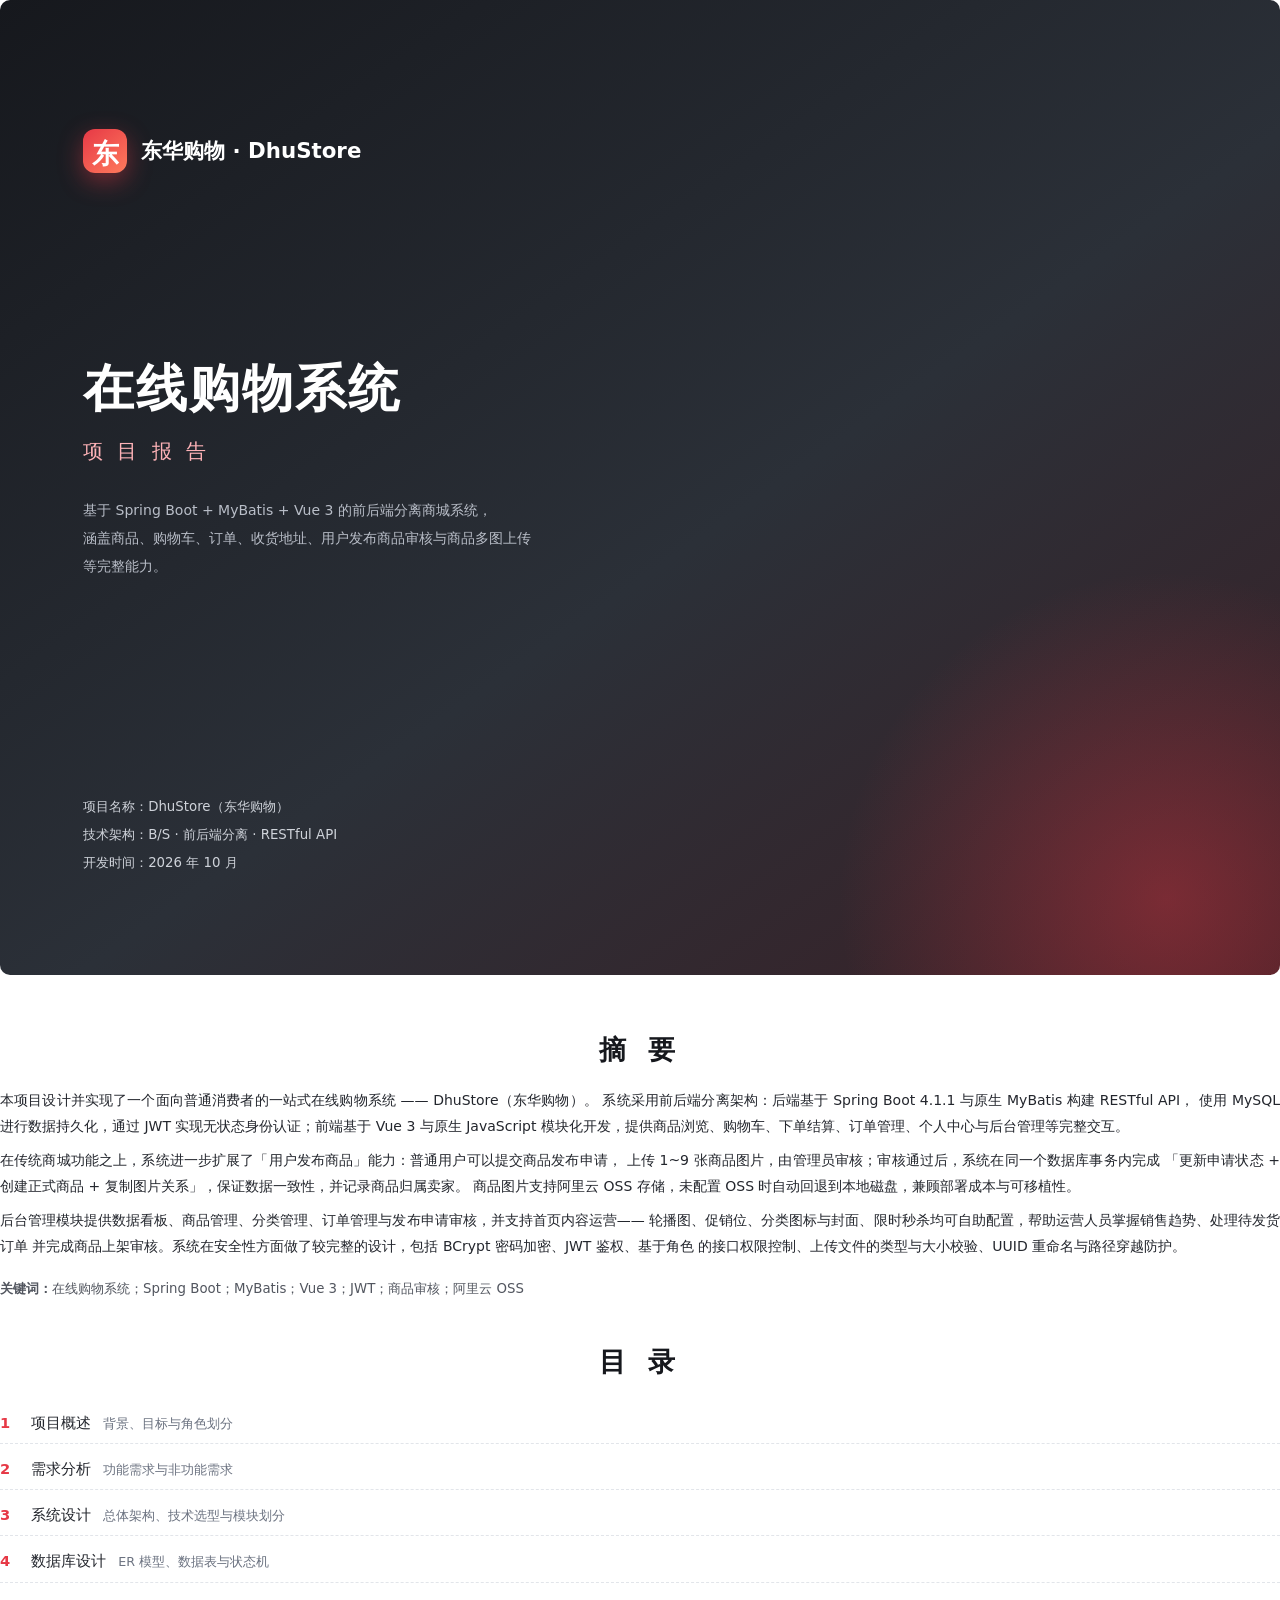
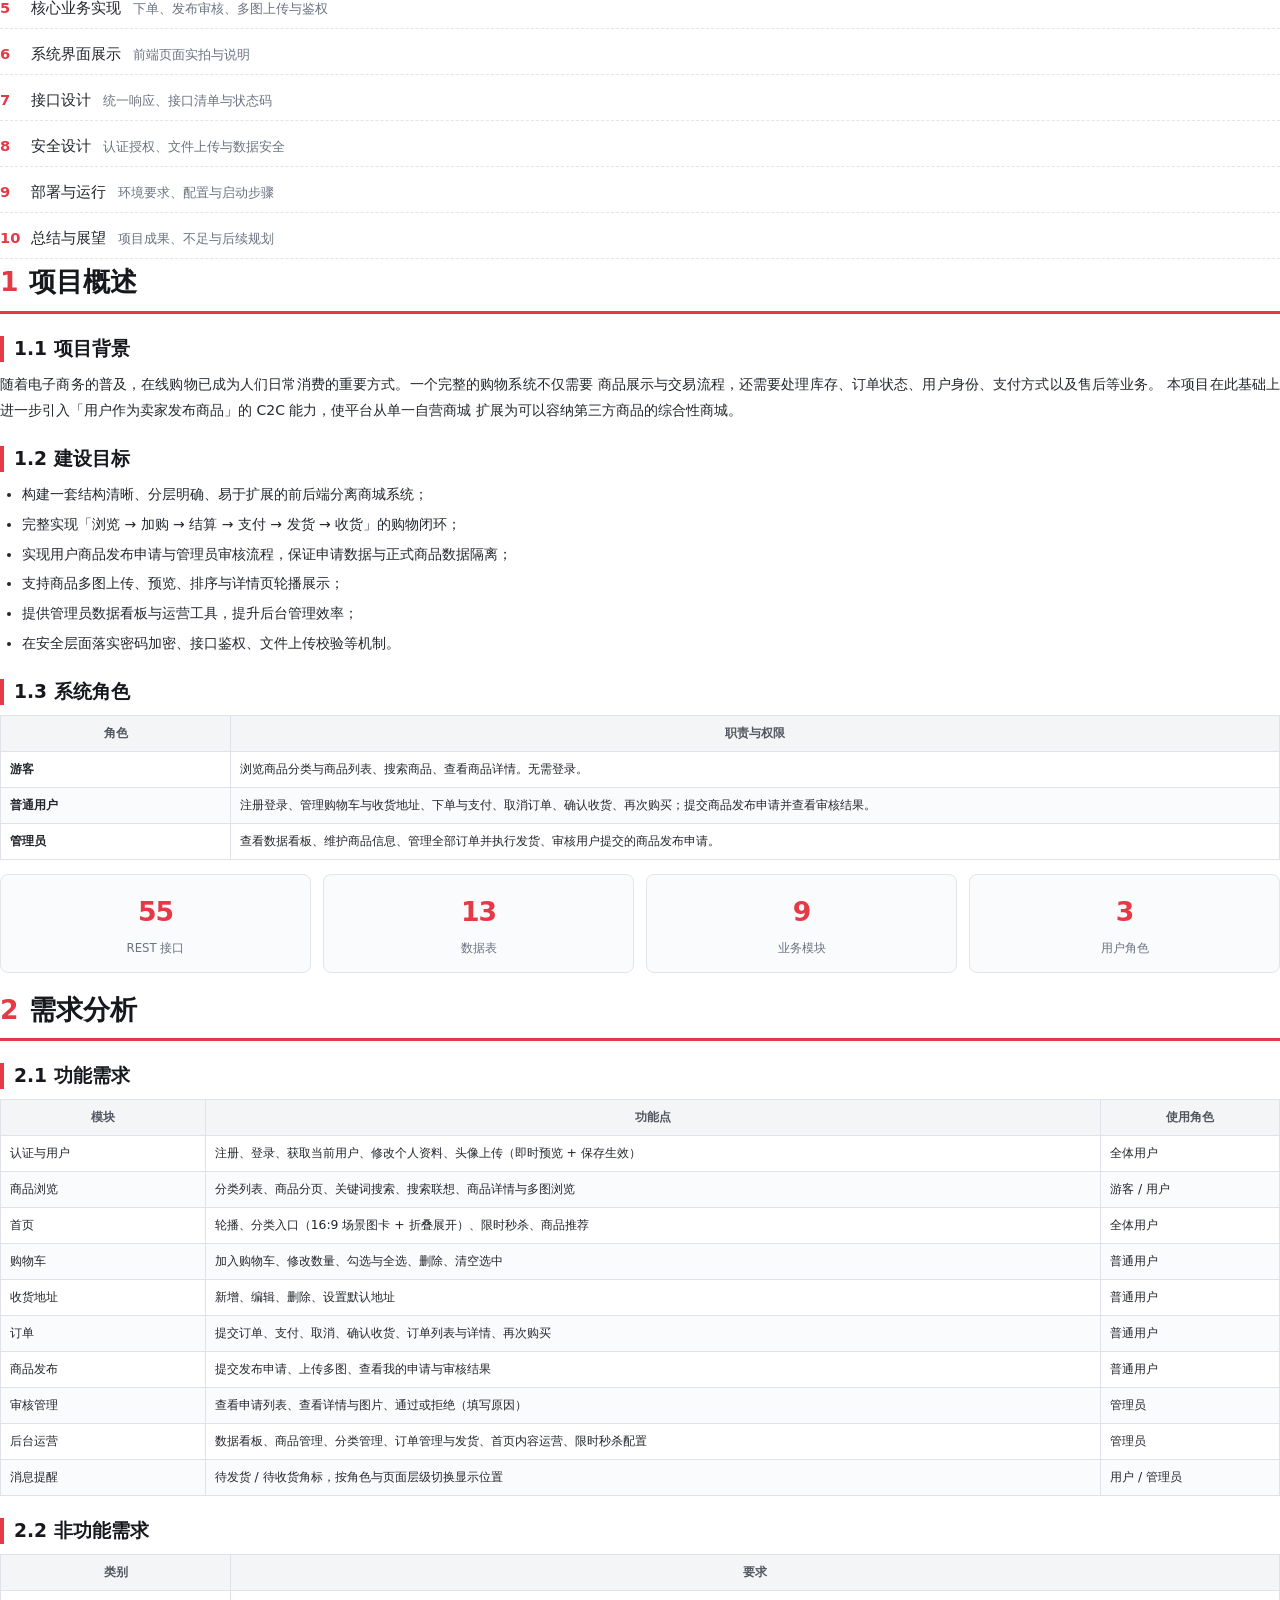
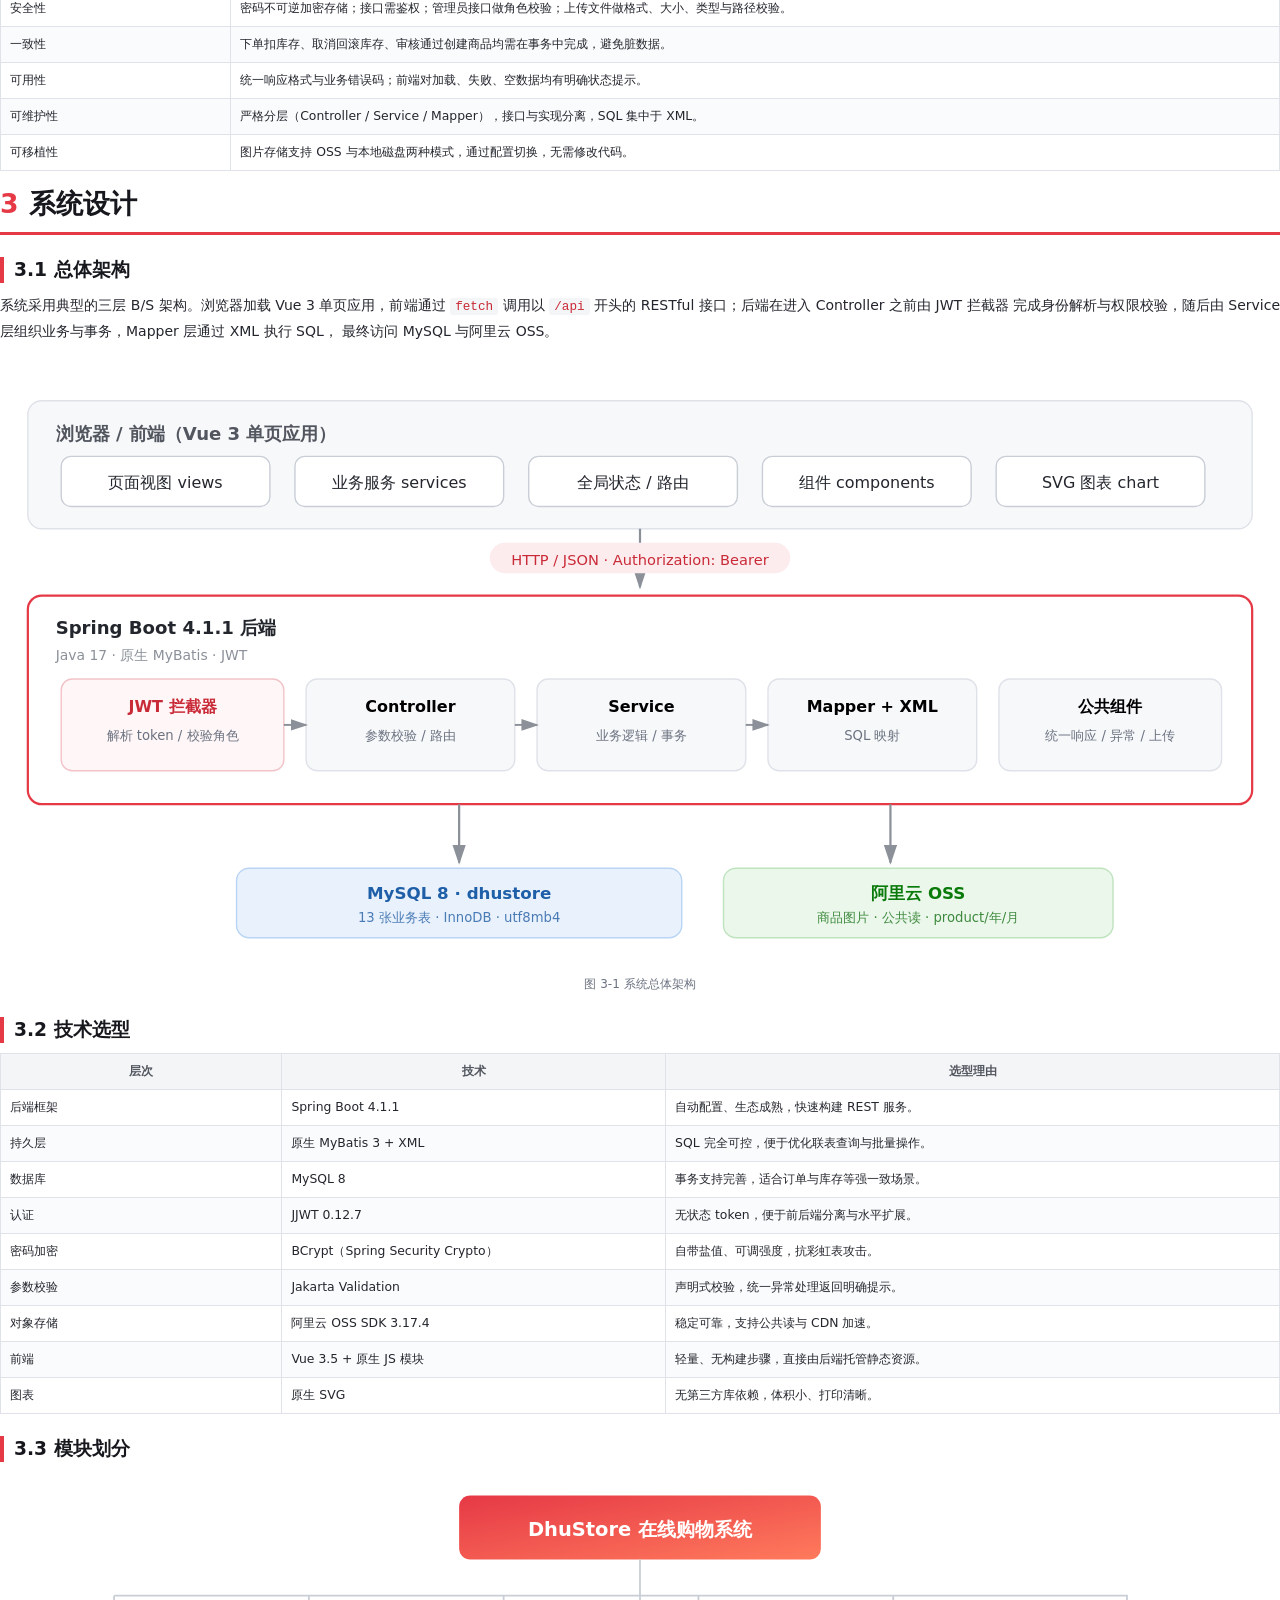
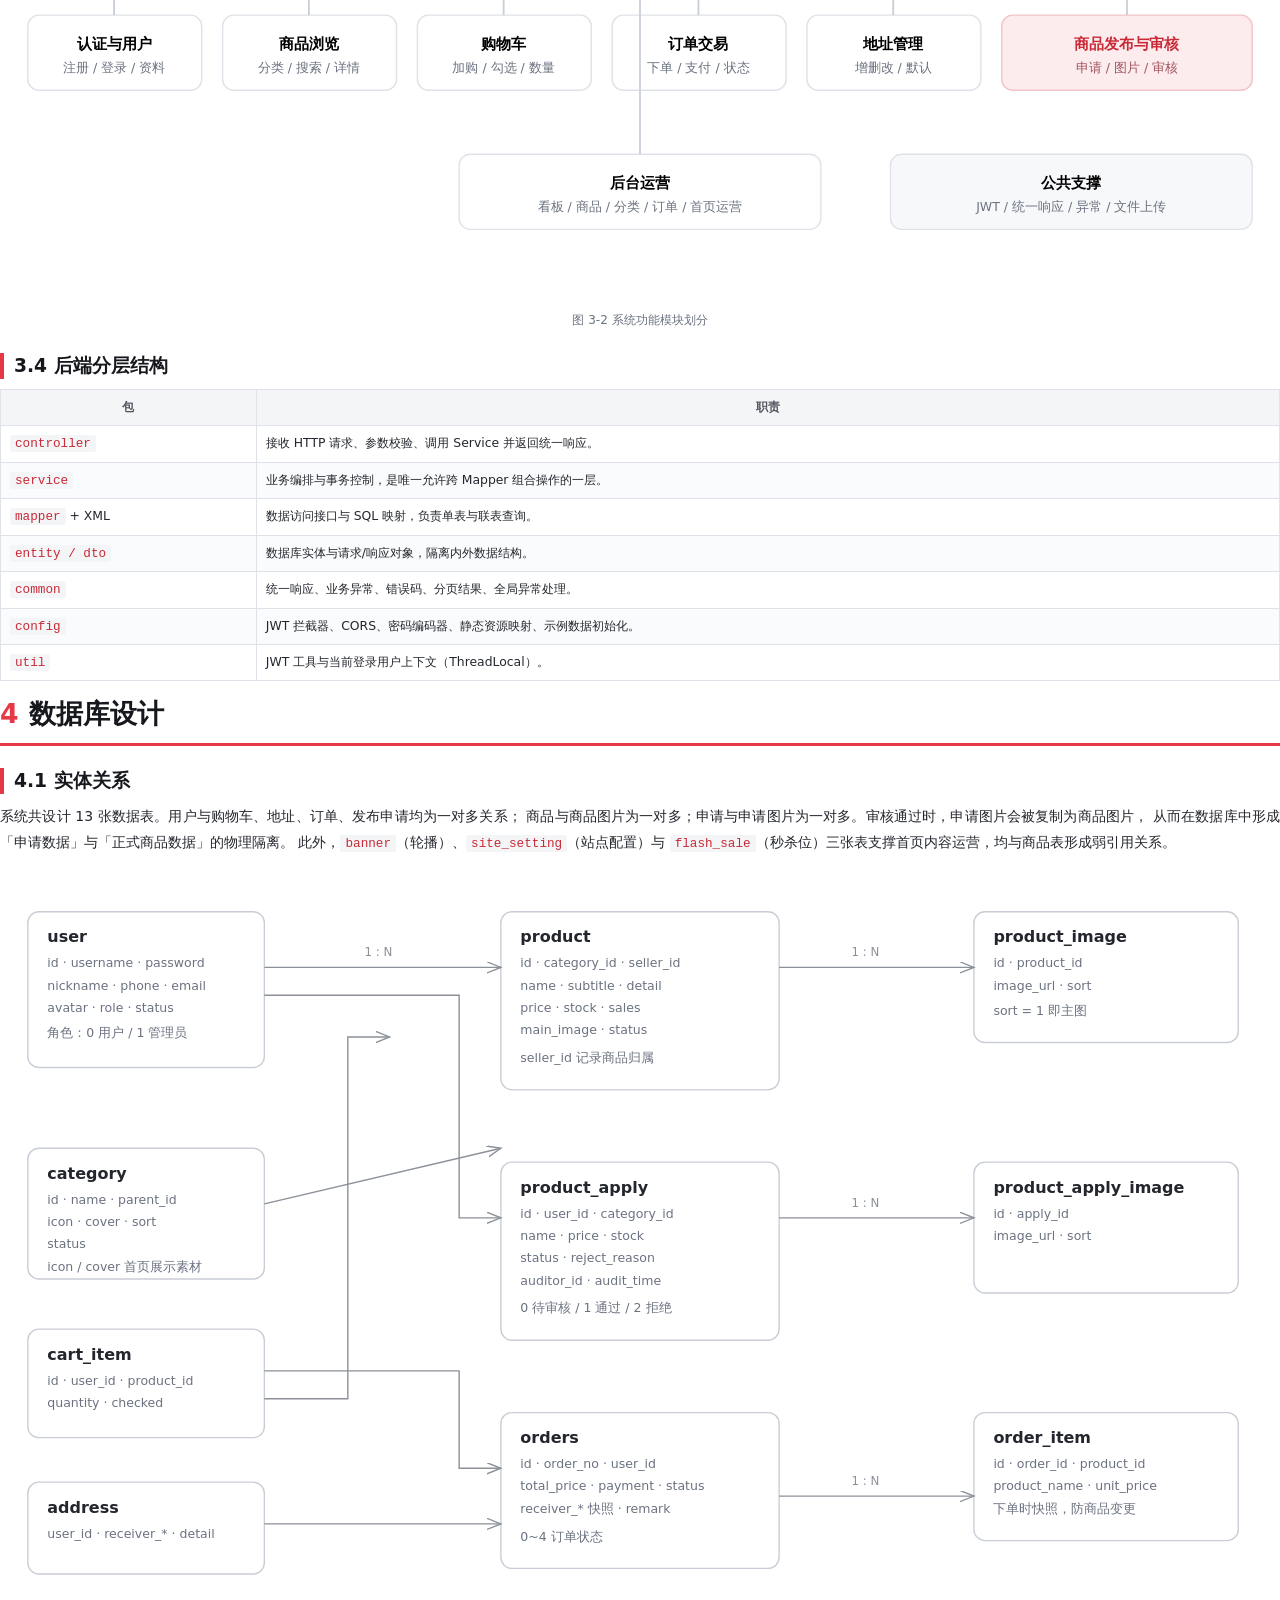
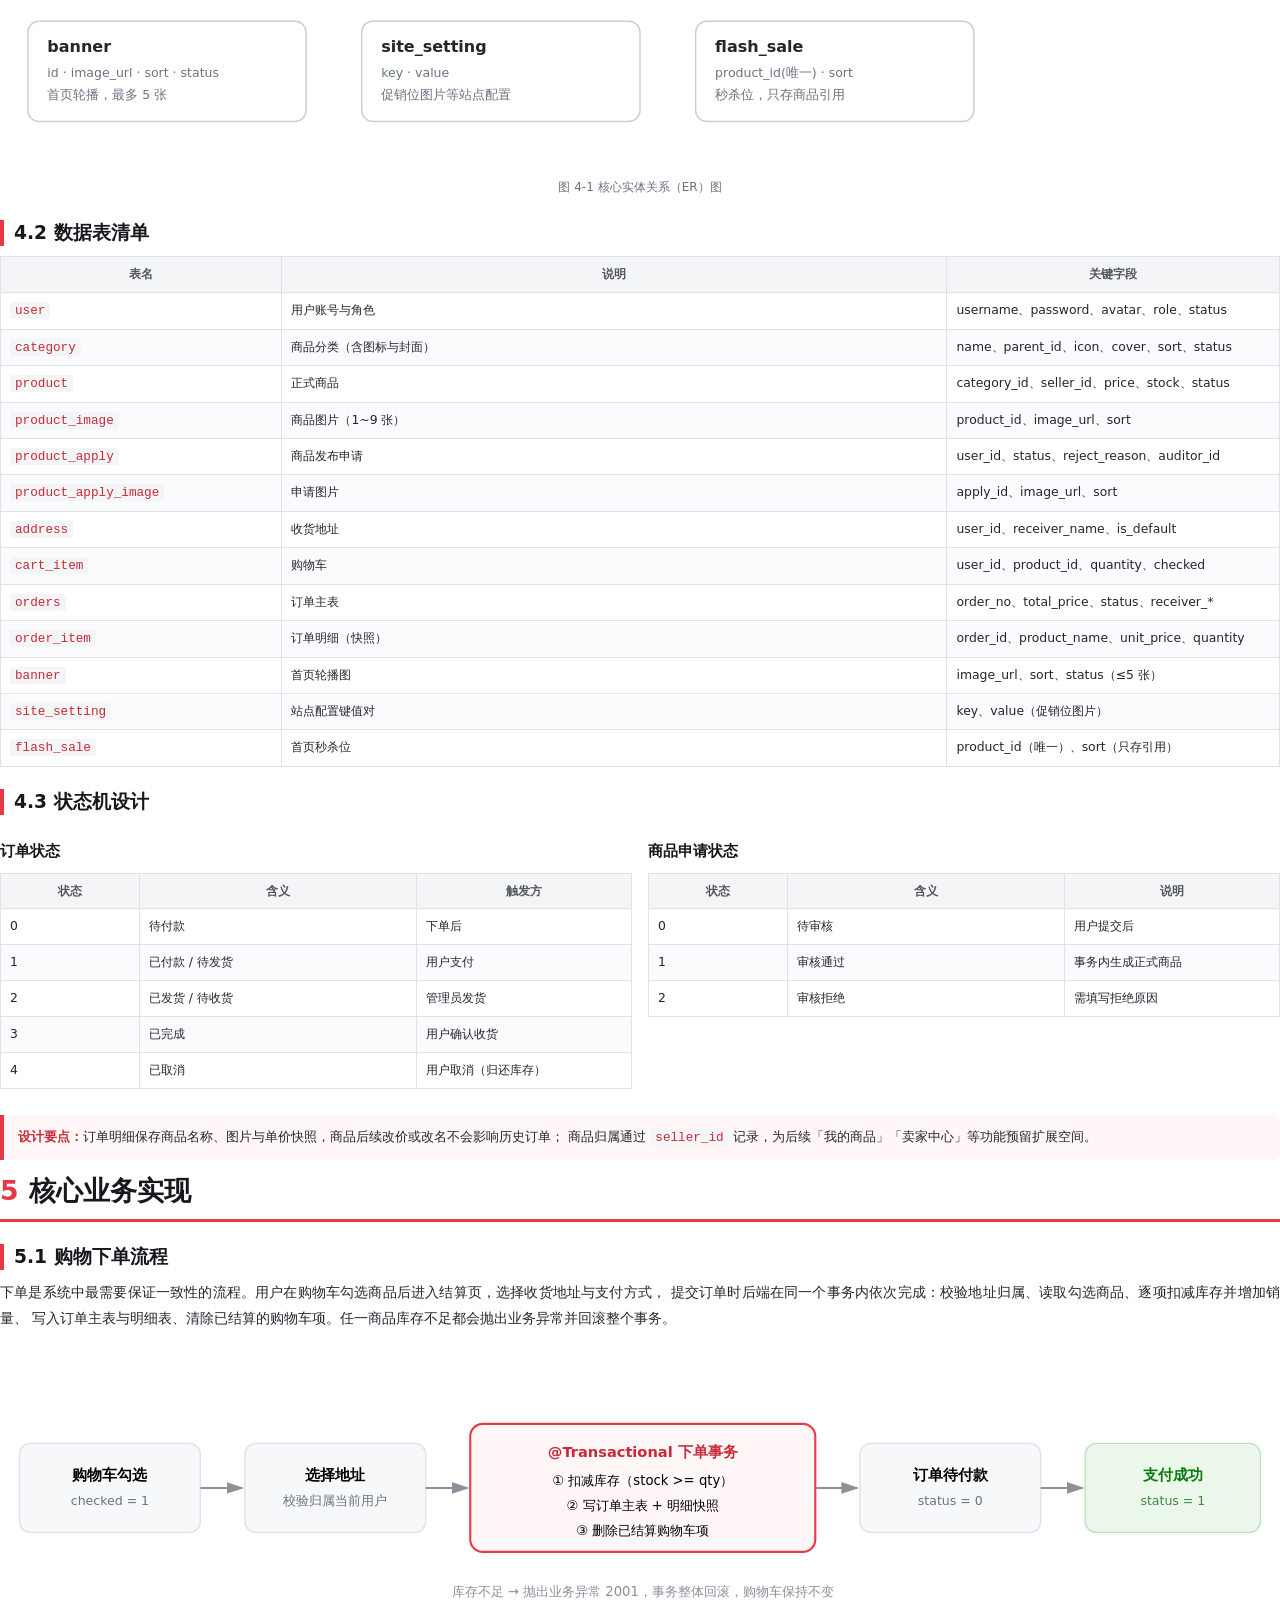
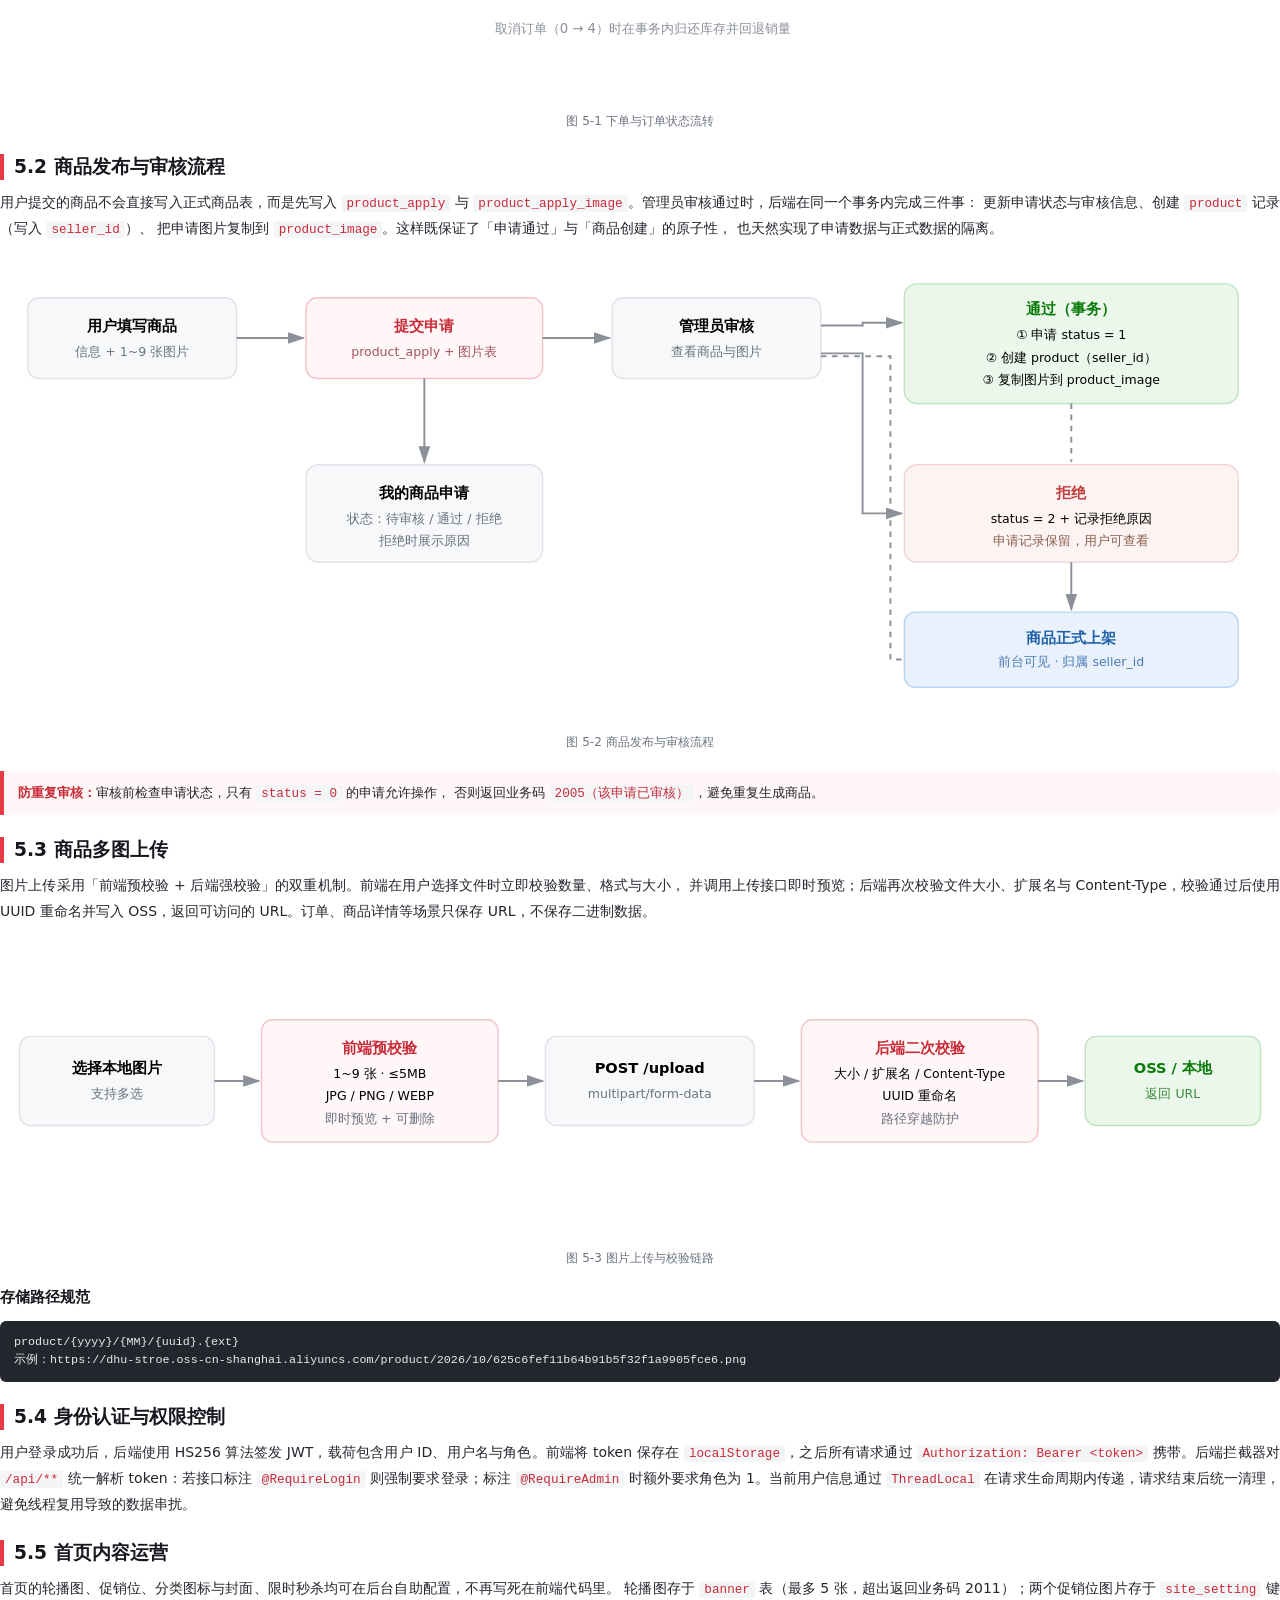
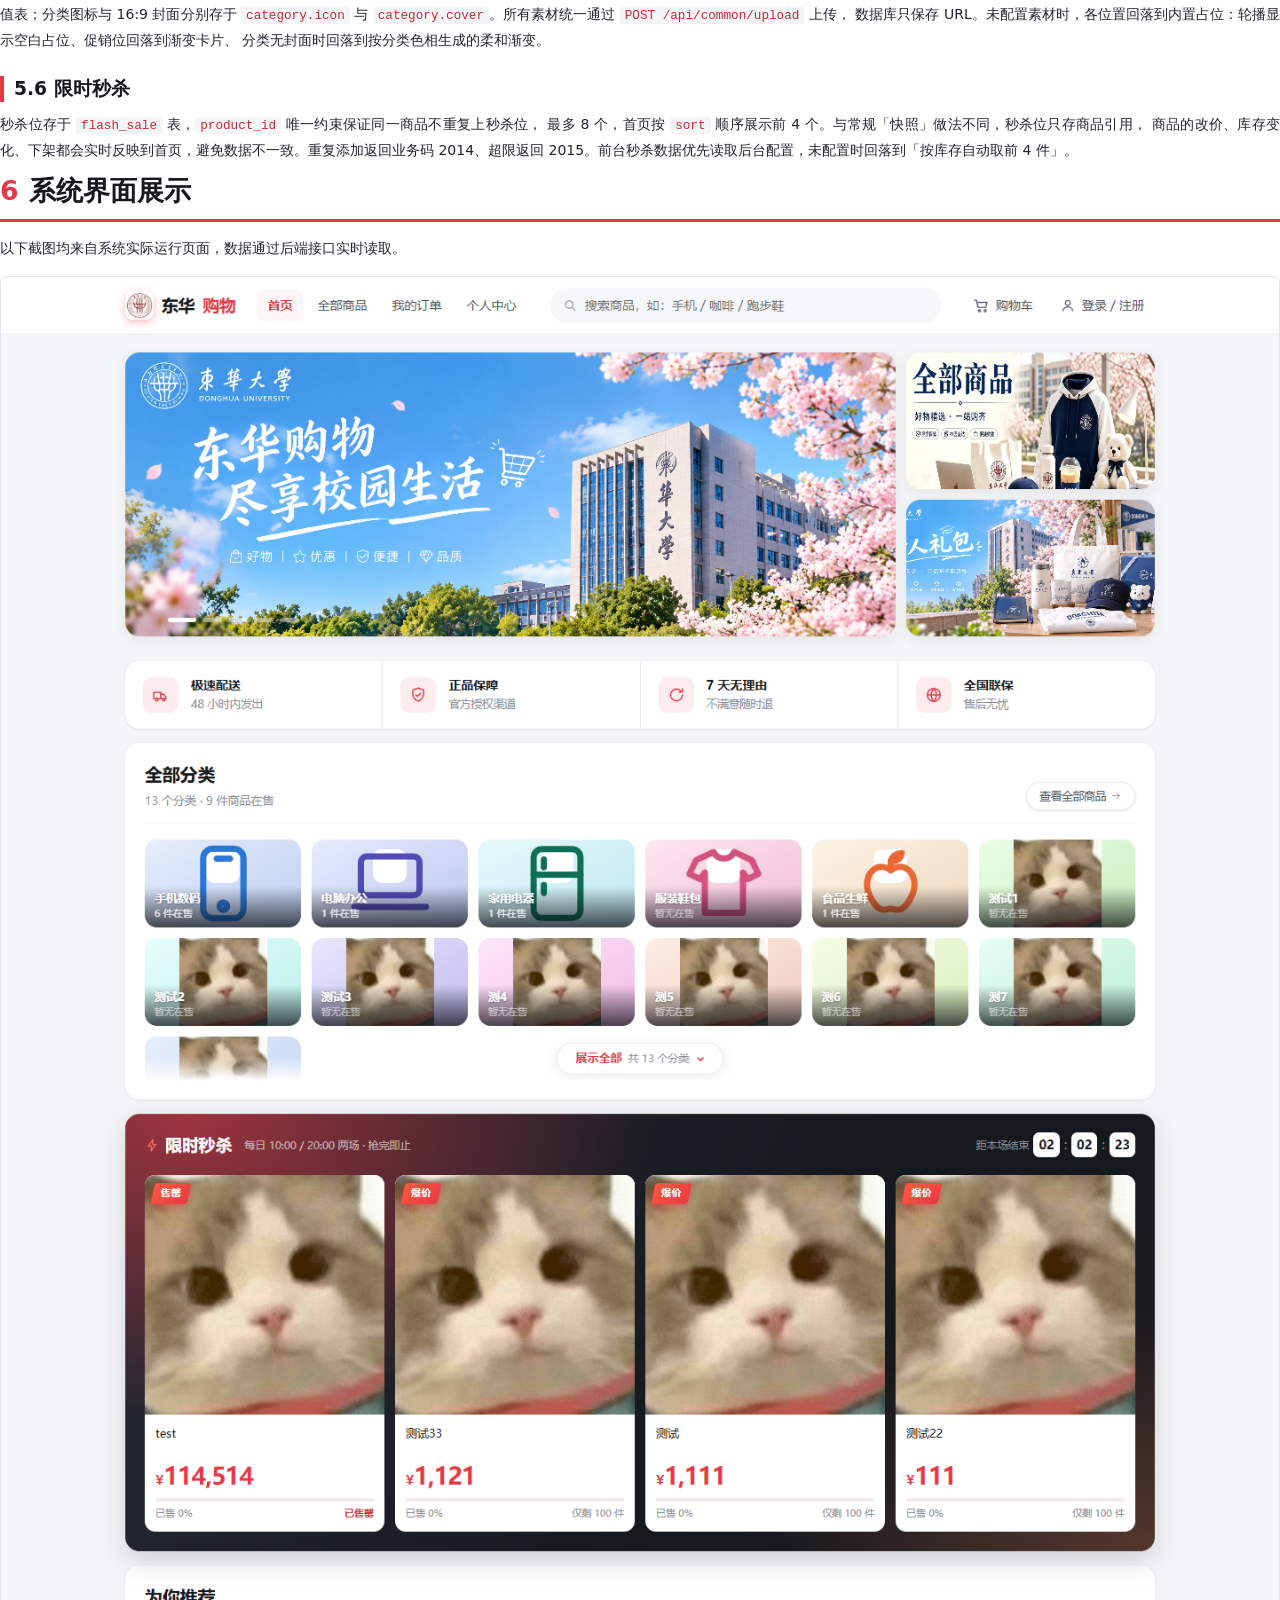
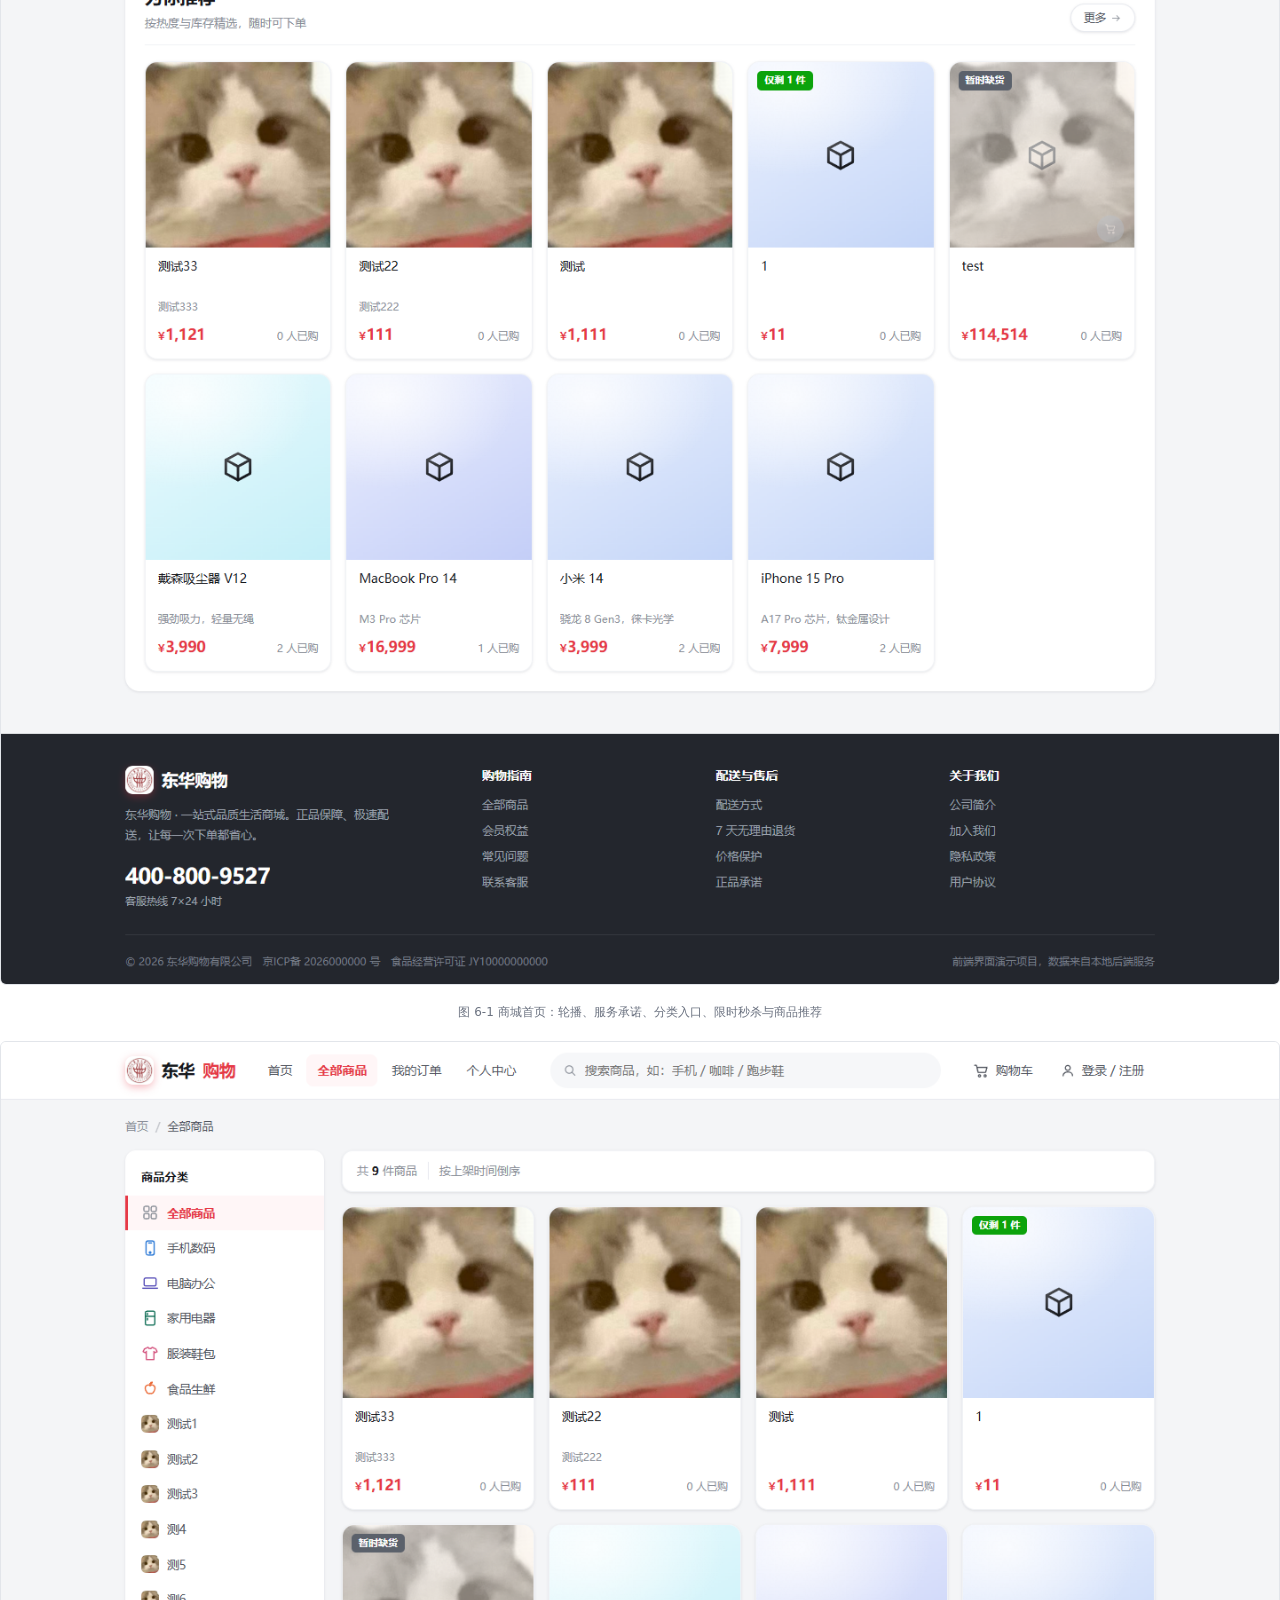
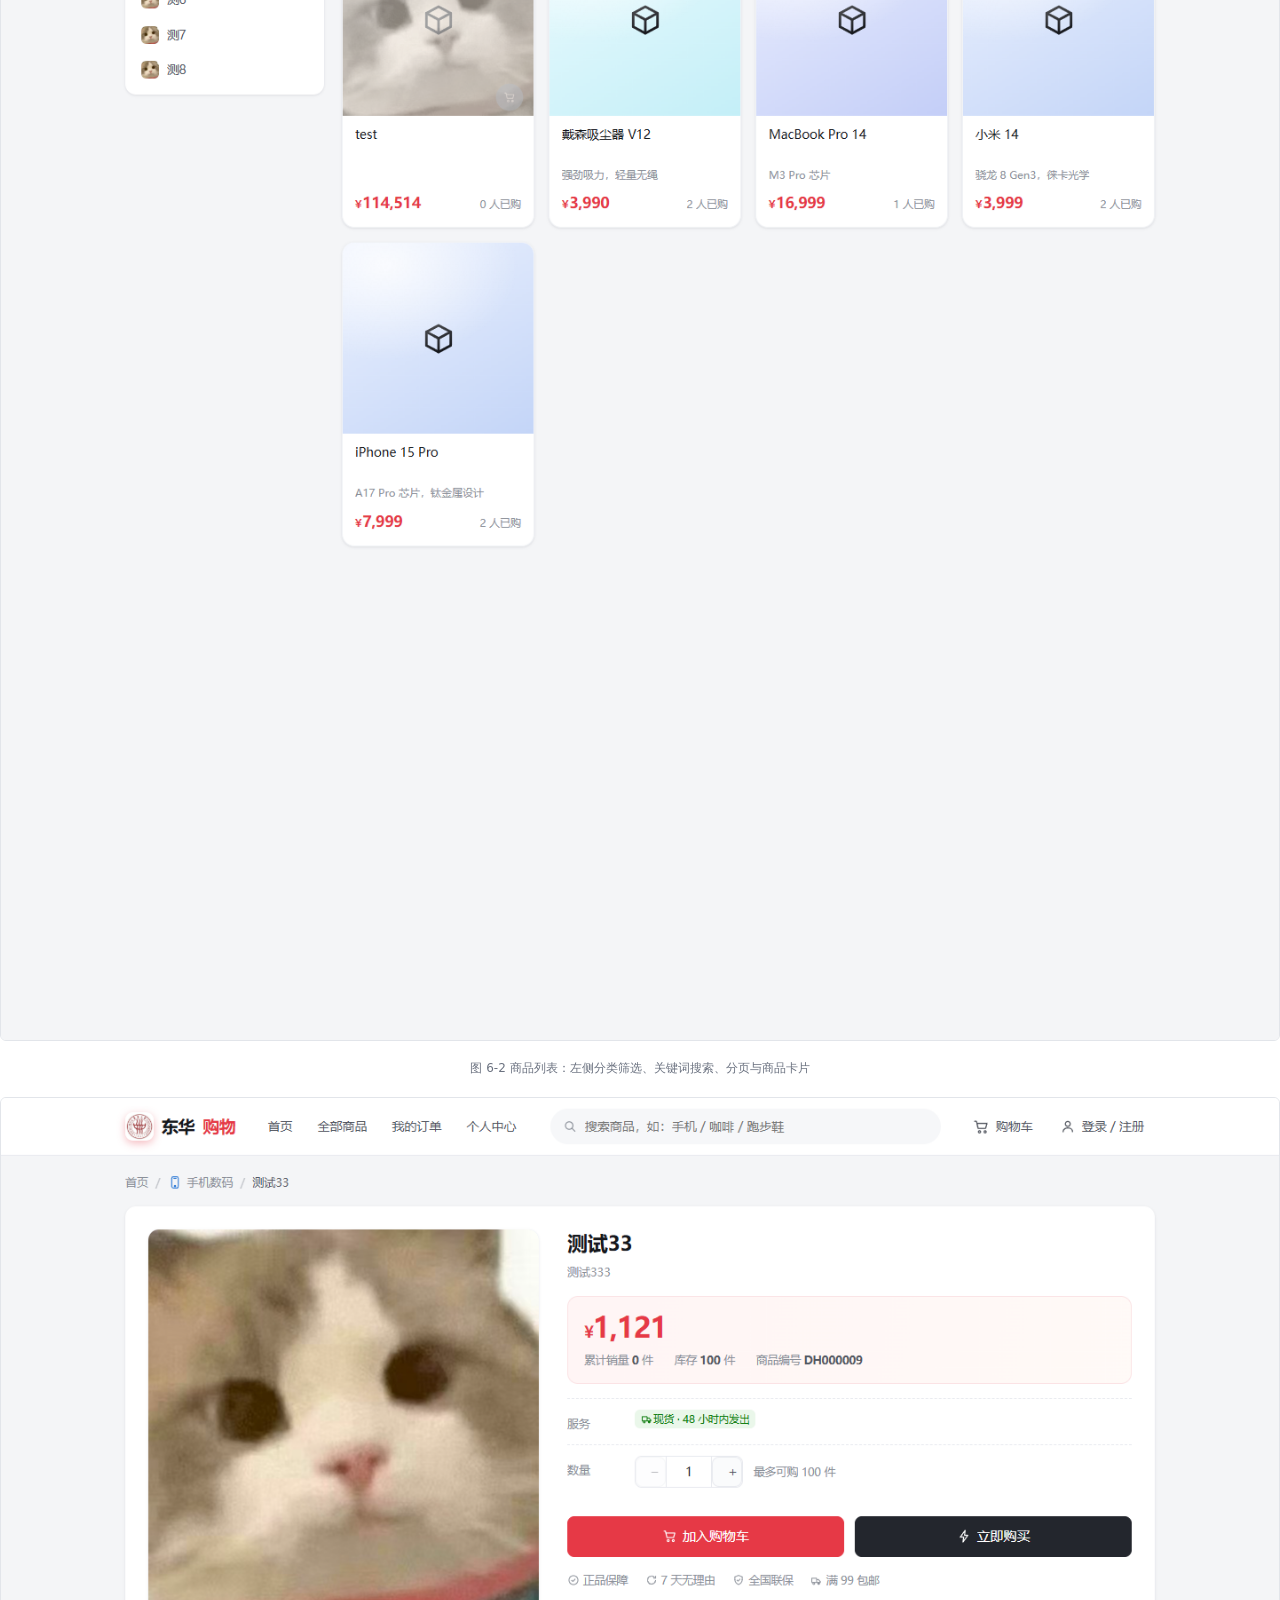
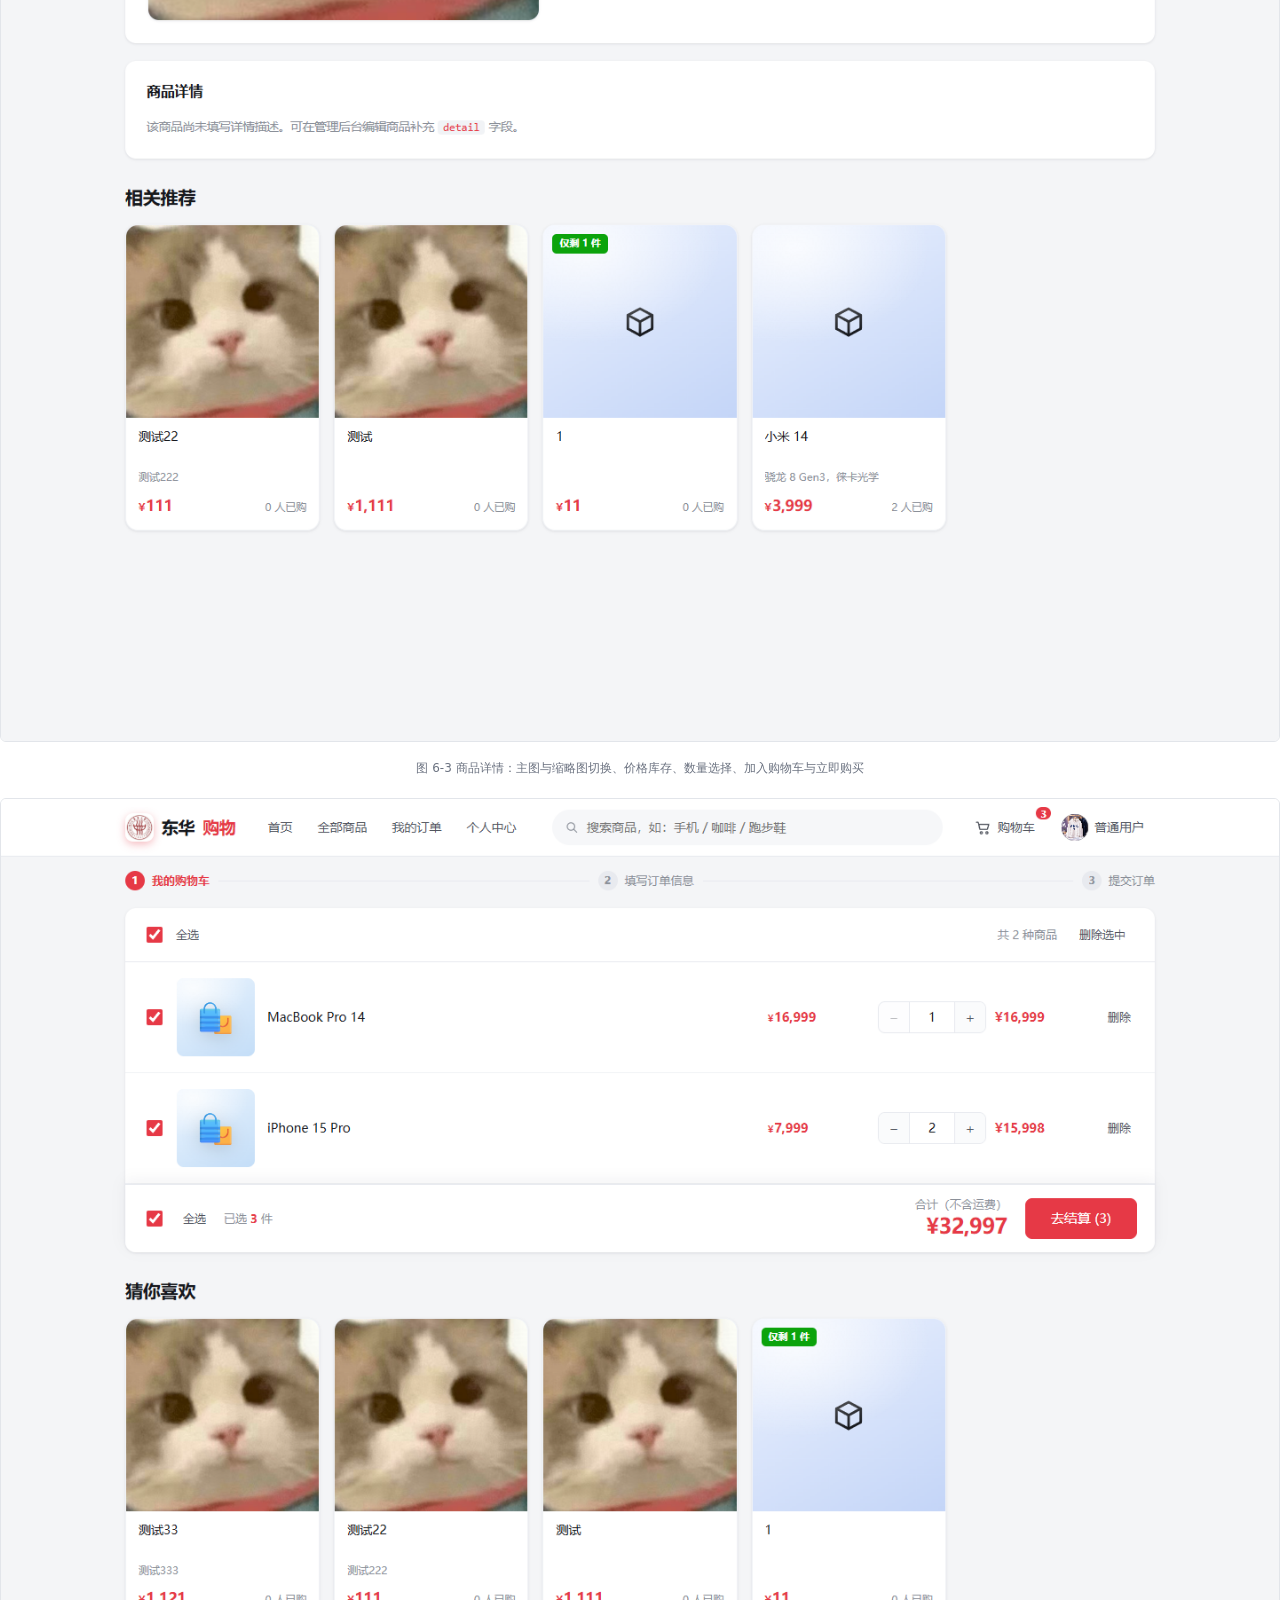
<file: docs/report.html>
<!DOCTYPE html>
<html lang="zh-CN">
<head>
<meta charset="UTF-8">
<title>DhuStore 东华购物 · 在线购物系统项目报告</title>
<style>
  @page { size: A4; margin: 16mm 15mm 16mm 15mm; }

  * { box-sizing: border-box; }
  html { -webkit-print-color-adjust: exact; print-color-adjust: exact; }
  body {
    margin: 0;
    font-family: "Microsoft YaHei", "PingFang SC", "Noto Sans SC", system-ui, sans-serif;
    font-size: 10.5pt;
    line-height: 1.85;
    color: #23262d;
  }
  h1, h2, h3, h4 { color: #16181d; line-height: 1.4; }
  h1.chapter {
    font-size: 20pt; margin: 0 0 14px; padding-bottom: 10px;
    border-bottom: 3px solid #e63946; page-break-before: always;
  }
  h1.chapter .no { color: #e63946; margin-right: 10px; }
  h2 { font-size: 14pt; margin: 22px 0 10px; padding-left: 10px; border-left: 4px solid #e63946; }
  h3 { font-size: 11.5pt; margin: 16px 0 8px; }
  p { margin: 8px 0; text-align: justify; }
  ul, ol { margin: 8px 0 8px 22px; padding: 0; }
  li { margin: 4px 0; }
  code {
    font-family: Consolas, "Courier New", monospace; font-size: 9.5pt;
    background: #f4f5f7; color: #c92a37; padding: 1px 5px; border-radius: 3px;
  }
  pre {
    background: #23262d; color: #e8eaef; padding: 12px 14px; border-radius: 6px;
    font-size: 8.8pt; line-height: 1.6; overflow: hidden; white-space: pre-wrap;
    page-break-inside: avoid;
  }
  table { width: 100%; border-collapse: collapse; margin: 10px 0 14px; font-size: 9.3pt; page-break-inside: avoid; }
  th { background: #f4f5f7; color: #52565f; font-weight: 600; }
  th, td { border: 1px solid #dfe2e8; padding: 6px 9px; vertical-align: top; }
  tr:nth-child(even) td { background: #fafbfc; }
  .fig { margin: 14px 0 18px; page-break-inside: avoid; text-align: center; }
  .fig img { width: 100%; border: 1px solid #e2e5ea; border-radius: 6px; }
  .fig .cap { font-size: 9pt; color: #6b7280; margin-top: 7px; }
  .fig svg { width: 100%; height: auto; }
  .note {
    background: #fff6f7; border-left: 4px solid #e63946; padding: 10px 14px;
    border-radius: 0 6px 6px 0; margin: 12px 0; font-size: 9.8pt;
  }
  .note b { color: #c92a37; }
  .tag {
    display: inline-block; background: #fdecee; color: #c92a37; font-size: 8.5pt;
    padding: 1px 8px; border-radius: 10px; margin-right: 6px;
  }
  .two-col { display: flex; gap: 16px; }
  .two-col > div { flex: 1; }

  /* 封面 */
  .cover {
    height: 258mm; page-break-after: always;
    background: linear-gradient(145deg, #16181d 0%, #2b3038 55%, #3a2026 100%);
    color: #fff; border-radius: 10px; padding: 34mm 22mm; position: relative; overflow: hidden;
  }
  .cover::after {
    content: ""; position: absolute; right: -60mm; bottom: -70mm;
    width: 180mm; height: 180mm; border-radius: 50%;
    background: radial-gradient(circle, rgba(230,57,70,.38) 0%, rgba(230,57,70,0) 68%);
  }
  .cover .brand { display: flex; align-items: center; gap: 14px; font-size: 16pt; font-weight: 700; }
  .cover .mark {
    width: 44px; height: 44px; border-radius: 12px; display: grid; place-items: center;
    background: linear-gradient(140deg, #e63946, #ff7a5c); font-size: 20pt;
    box-shadow: 0 8px 24px rgba(230,57,70,.45);
  }
  .cover h1 { font-size: 38pt; color: #fff; margin: 48mm 0 0; letter-spacing: 2px; }
  .cover .sub { font-size: 15pt; color: #ffb3b8; margin-top: 8px; letter-spacing: 4px; }
  .cover .desc { margin-top: 26px; color: #b9bec8; font-size: 10.5pt; line-height: 2; max-width: 120mm; }
  .cover .meta {
    position: absolute; left: 22mm; bottom: 26mm; font-size: 10pt; color: #cfd3da; line-height: 2.1;
  }
  .cover .meta b { color: #fff; font-weight: 600; }

  .abstract { page-break-after: always; padding-top: 10mm; }
  .abstract h1 { font-size: 20pt; text-align: center; letter-spacing: 6px; margin-bottom: 20px; }
  .keywords { margin-top: 18px; font-size: 10pt; color: #52565f; }
  .toc { page-break-after: always; padding-top: 6mm; }
  .toc h1 { font-size: 20pt; letter-spacing: 6px; text-align: center; margin-bottom: 22px; }
  .toc ol { list-style: none; margin: 0; padding: 0; font-size: 11pt; }
  .toc li { padding: 7px 0; border-bottom: 1px dashed #e2e5ea; }
  .toc li b { display: inline-block; width: 26px; color: #e63946; }
  .toc li span { color: #6b7280; font-size: 9.5pt; margin-left: 8px; }
  .kpi-row { display: flex; gap: 12px; margin: 14px 0 18px; }
  .kpi-box { flex: 1; background: #fafbfc; border: 1px solid #e2e5ea; border-radius: 8px; padding: 12px; text-align: center; }
  .kpi-box .n { font-size: 20pt; font-weight: 800; color: #e63946; letter-spacing: -1px; }
  .kpi-box .l { font-size: 8.8pt; color: #6b7280; margin-top: 2px; }
</style>
</head>
<body>

<!-- ======================= 封面 ======================= -->
<div class="cover">
  <div class="brand"><span class="mark">东</span> 东华购物 · DhuStore</div>
  <h1>在线购物系统</h1>
  <div class="sub">项 目 报 告</div>
  <div class="desc">
    基于 Spring Boot + MyBatis + Vue 3 的前后端分离商城系统，<br>
    涵盖商品、购物车、订单、收货地址、用户发布商品审核与商品多图上传等完整能力。
  </div>
  <div class="meta">
    项目名称：DhuStore（东华购物）<br>
    技术架构：B/S · 前后端分离 · RESTful API<br>
    开发时间：2026 年 10 月
  </div>
</div>

<!-- ======================= 摘要 ======================= -->
<div class="abstract">
  <h1>摘 要</h1>
  <p>
    本项目设计并实现了一个面向普通消费者的一站式在线购物系统 —— DhuStore（东华购物）。
    系统采用前后端分离架构：后端基于 Spring Boot 4.1.1 与原生 MyBatis 构建 RESTful API，
    使用 MySQL 进行数据持久化，通过 JWT 实现无状态身份认证；前端基于 Vue 3 与原生 JavaScript
    模块化开发，提供商品浏览、购物车、下单结算、订单管理、个人中心与后台管理等完整交互。
  </p>
  <p>
    在传统商城功能之上，系统进一步扩展了「用户发布商品」能力：普通用户可以提交商品发布申请，
    上传 1~9 张商品图片，由管理员审核；审核通过后，系统在同一个数据库事务内完成
    「更新申请状态 + 创建正式商品 + 复制图片关系」，保证数据一致性，并记录商品归属卖家。
    商品图片支持阿里云 OSS 存储，未配置 OSS 时自动回退到本地磁盘，兼顾部署成本与可移植性。
  </p>
  <p>
    后台管理模块提供数据看板、商品管理、分类管理、订单管理与发布申请审核，并支持首页内容运营——
    轮播图、促销位、分类图标与封面、限时秒杀均可自助配置，帮助运营人员掌握销售趋势、处理待发货订单
    并完成商品上架审核。系统在安全性方面做了较完整的设计，包括 BCrypt 密码加密、JWT 鉴权、基于角色
    的接口权限控制、上传文件的类型与大小校验、UUID 重命名与路径穿越防护。
  </p>
  <div class="keywords">
    <b>关键词：</b>在线购物系统；Spring Boot；MyBatis；Vue 3；JWT；商品审核；阿里云 OSS
  </div>
</div>

<!-- ======================= 目录 ======================= -->
<div class="toc">
  <h1>目 录</h1>
  <ol>
    <li><b>1</b> 项目概述 <span>背景、目标与角色划分</span></li>
    <li><b>2</b> 需求分析 <span>功能需求与非功能需求</span></li>
    <li><b>3</b> 系统设计 <span>总体架构、技术选型与模块划分</span></li>
    <li><b>4</b> 数据库设计 <span>ER 模型、数据表与状态机</span></li>
    <li><b>5</b> 核心业务实现 <span>下单、发布审核、多图上传与鉴权</span></li>
    <li><b>6</b> 系统界面展示 <span>前端页面实拍与说明</span></li>
    <li><b>7</b> 接口设计 <span>统一响应、接口清单与状态码</span></li>
    <li><b>8</b> 安全设计 <span>认证授权、文件上传与数据安全</span></li>
    <li><b>9</b> 部署与运行 <span>环境要求、配置与启动步骤</span></li>
    <li><b>10</b> 总结与展望 <span>项目成果、不足与后续规划</span></li>
  </ol>
</div>

<!-- ======================= 1 项目概述 ======================= -->
<h1 class="chapter"><span class="no">1</span>项目概述</h1>

<h2>1.1 项目背景</h2>
<p>
  随着电子商务的普及，在线购物已成为人们日常消费的重要方式。一个完整的购物系统不仅需要
  商品展示与交易流程，还需要处理库存、订单状态、用户身份、支付方式以及售后等业务。
  本项目在此基础上进一步引入「用户作为卖家发布商品」的 C2C 能力，使平台从单一自营商城
  扩展为可以容纳第三方商品的综合性商城。
</p>

<h2>1.2 建设目标</h2>
<ul>
  <li>构建一套结构清晰、分层明确、易于扩展的前后端分离商城系统；</li>
  <li>完整实现「浏览 → 加购 → 结算 → 支付 → 发货 → 收货」的购物闭环；</li>
  <li>实现用户商品发布申请与管理员审核流程，保证申请数据与正式商品数据隔离；</li>
  <li>支持商品多图上传、预览、排序与详情页轮播展示；</li>
  <li>提供管理员数据看板与运营工具，提升后台管理效率；</li>
  <li>在安全层面落实密码加密、接口鉴权、文件上传校验等机制。</li>
</ul>

<h2>1.3 系统角色</h2>
<table>
  <thead><tr><th style="width:18%">角色</th><th>职责与权限</th></tr></thead>
  <tbody>
    <tr><td><b>游客</b></td><td>浏览商品分类与商品列表、搜索商品、查看商品详情。无需登录。</td></tr>
    <tr><td><b>普通用户</b></td><td>注册登录、管理购物车与收货地址、下单与支付、取消订单、确认收货、再次购买；提交商品发布申请并查看审核结果。</td></tr>
    <tr><td><b>管理员</b></td><td>查看数据看板、维护商品信息、管理全部订单并执行发货、审核用户提交的商品发布申请。</td></tr>
  </tbody>
</table>

<div class="kpi-row">
  <div class="kpi-box"><div class="n">55</div><div class="l">REST 接口</div></div>
  <div class="kpi-box"><div class="n">13</div><div class="l">数据表</div></div>
  <div class="kpi-box"><div class="n">9</div><div class="l">业务模块</div></div>
  <div class="kpi-box"><div class="n">3</div><div class="l">用户角色</div></div>
</div>

<!-- ======================= 2 需求分析 ======================= -->
<h1 class="chapter"><span class="no">2</span>需求分析</h1>

<h2>2.1 功能需求</h2>
<table>
  <thead><tr><th style="width:16%">模块</th><th>功能点</th><th style="width:14%">使用角色</th></tr></thead>
  <tbody>
    <tr><td>认证与用户</td><td>注册、登录、获取当前用户、修改个人资料、头像上传（即时预览 + 保存生效）</td><td>全体用户</td></tr>
    <tr><td>商品浏览</td><td>分类列表、商品分页、关键词搜索、搜索联想、商品详情与多图浏览</td><td>游客 / 用户</td></tr>
    <tr><td>首页</td><td>轮播、分类入口（16:9 场景图卡 + 折叠展开）、限时秒杀、商品推荐</td><td>全体用户</td></tr>
    <tr><td>购物车</td><td>加入购物车、修改数量、勾选与全选、删除、清空选中</td><td>普通用户</td></tr>
    <tr><td>收货地址</td><td>新增、编辑、删除、设置默认地址</td><td>普通用户</td></tr>
    <tr><td>订单</td><td>提交订单、支付、取消、确认收货、订单列表与详情、再次购买</td><td>普通用户</td></tr>
    <tr><td>商品发布</td><td>提交发布申请、上传多图、查看我的申请与审核结果</td><td>普通用户</td></tr>
    <tr><td>审核管理</td><td>查看申请列表、查看详情与图片、通过或拒绝（填写原因）</td><td>管理员</td></tr>
    <tr><td>后台运营</td><td>数据看板、商品管理、分类管理、订单管理与发货、首页内容运营、限时秒杀配置</td><td>管理员</td></tr>
    <tr><td>消息提醒</td><td>待发货 / 待收货角标，按角色与页面层级切换显示位置</td><td>用户 / 管理员</td></tr>
  </tbody>
</table>

<h2>2.2 非功能需求</h2>
<table>
  <thead><tr><th style="width:18%">类别</th><th>要求</th></tr></thead>
  <tbody>
    <tr><td>安全性</td><td>密码不可逆加密存储；接口需鉴权；管理员接口做角色校验；上传文件做格式、大小、类型与路径校验。</td></tr>
    <tr><td>一致性</td><td>下单扣库存、取消回滚库存、审核通过创建商品均需在事务中完成，避免脏数据。</td></tr>
    <tr><td>可用性</td><td>统一响应格式与业务错误码；前端对加载、失败、空数据均有明确状态提示。</td></tr>
    <tr><td>可维护性</td><td>严格分层（Controller / Service / Mapper），接口与实现分离，SQL 集中于 XML。</td></tr>
    <tr><td>可移植性</td><td>图片存储支持 OSS 与本地磁盘两种模式，通过配置切换，无需修改代码。</td></tr>
  </tbody>
</table>

<!-- ======================= 3 系统设计 ======================= -->
<h1 class="chapter"><span class="no">3</span>系统设计</h1>

<h2>3.1 总体架构</h2>
<p>
  系统采用典型的三层 B/S 架构。浏览器加载 Vue 3 单页应用，前端通过 <code>fetch</code>
  调用以 <code>/api</code> 开头的 RESTful 接口；后端在进入 Controller 之前由 JWT 拦截器
  完成身份解析与权限校验，随后由 Service 层组织业务与事务，Mapper 层通过 XML 执行 SQL，
  最终访问 MySQL 与阿里云 OSS。
</p>

<div class="fig">
<svg viewBox="0 0 920 430" xmlns="http://www.w3.org/2000/svg">
  <defs>
    <marker id="arrow" markerWidth="10" markerHeight="10" refX="8" refY="3" orient="auto">
      <path d="M0,0 L0,6 L9,3 z" fill="#8b9099"/>
    </marker>
    <linearGradient id="gBrand" x1="0" y1="0" x2="1" y2="1">
      <stop offset="0" stop-color="#e63946"/><stop offset="1" stop-color="#ff7a5c"/>
    </linearGradient>
  </defs>

  <!-- 浏览器层 -->
  <rect x="20" y="30" width="880" height="92" rx="10" fill="#f7f8fa" stroke="#dfe2e8"/>
  <text x="40" y="58" font-size="13" font-weight="700" fill="#52565f">浏览器 / 前端（Vue 3 单页应用）</text>
  <rect x="44" y="70" width="150" height="36" rx="7" fill="#fff" stroke="#c9ced6"/>
  <text x="119" y="93" font-size="11.5" text-anchor="middle" fill="#23262d">页面视图 views</text>
  <rect x="212" y="70" width="150" height="36" rx="7" fill="#fff" stroke="#c9ced6"/>
  <text x="287" y="93" font-size="11.5" text-anchor="middle" fill="#23262d">业务服务 services</text>
  <rect x="380" y="70" width="150" height="36" rx="7" fill="#fff" stroke="#c9ced6"/>
  <text x="455" y="93" font-size="11.5" text-anchor="middle" fill="#23262d">全局状态 / 路由</text>
  <rect x="548" y="70" width="150" height="36" rx="7" fill="#fff" stroke="#c9ced6"/>
  <text x="623" y="93" font-size="11.5" text-anchor="middle" fill="#23262d">组件 components</text>
  <rect x="716" y="70" width="150" height="36" rx="7" fill="#fff" stroke="#c9ced6"/>
  <text x="791" y="93" font-size="11.5" text-anchor="middle" fill="#23262d">SVG 图表 chart</text>

  <!-- 通讯 -->
  <line x1="460" y1="122" x2="460" y2="164" stroke="#8b9099" stroke-width="1.6" marker-end="url(#arrow)"/>
  <rect x="352" y="132" width="216" height="22" rx="11" fill="#fdecee"/>
  <text x="460" y="148" font-size="10.5" text-anchor="middle" fill="#c92a37">HTTP / JSON · Authorization: Bearer</text>

  <!-- Spring Boot -->
  <rect x="20" y="170" width="880" height="150" rx="10" fill="#fff" stroke="#e63946" stroke-width="1.6"/>
  <text x="40" y="198" font-size="13" font-weight="700" fill="#23262d">Spring Boot 4.1.1 后端</text>
  <text x="40" y="216" font-size="10" fill="#8b9099">Java 17 · 原生 MyBatis · JWT</text>

  <rect x="44" y="230" width="160" height="66" rx="8" fill="#fff6f7" stroke="#f2c3c8"/>
  <text x="124" y="254" font-size="11.5" font-weight="600" text-anchor="middle" fill="#c92a37">JWT 拦截器</text>
  <text x="124" y="274" font-size="9.5" text-anchor="middle" fill="#6b7280">解析 token / 校验角色</text>

  <rect x="220" y="230" width="150" height="66" rx="8" fill="#f7f8fa" stroke="#dfe2e8"/>
  <text x="295" y="254" font-size="11.5" font-weight="600" text-anchor="middle">Controller</text>
  <text x="295" y="274" font-size="9.5" text-anchor="middle" fill="#6b7280">参数校验 / 路由</text>

  <rect x="386" y="230" width="150" height="66" rx="8" fill="#f7f8fa" stroke="#dfe2e8"/>
  <text x="461" y="254" font-size="11.5" font-weight="600" text-anchor="middle">Service</text>
  <text x="461" y="274" font-size="9.5" text-anchor="middle" fill="#6b7280">业务逻辑 / 事务</text>

  <rect x="552" y="230" width="150" height="66" rx="8" fill="#f7f8fa" stroke="#dfe2e8"/>
  <text x="627" y="254" font-size="11.5" font-weight="600" text-anchor="middle">Mapper + XML</text>
  <text x="627" y="274" font-size="9.5" text-anchor="middle" fill="#6b7280">SQL 映射</text>

  <rect x="718" y="230" width="160" height="66" rx="8" fill="#f7f8fa" stroke="#dfe2e8"/>
  <text x="798" y="254" font-size="11.5" font-weight="600" text-anchor="middle">公共组件</text>
  <text x="798" y="274" font-size="9.5" text-anchor="middle" fill="#6b7280">统一响应 / 异常 / 上传</text>

  <line x1="204" y1="263" x2="220" y2="263" stroke="#8b9099" stroke-width="1.4" marker-end="url(#arrow)"/>
  <line x1="370" y1="263" x2="386" y2="263" stroke="#8b9099" stroke-width="1.4" marker-end="url(#arrow)"/>
  <line x1="536" y1="263" x2="552" y2="263" stroke="#8b9099" stroke-width="1.4" marker-end="url(#arrow)"/>

  <!-- 数据层 -->
  <line x1="330" y1="320" x2="330" y2="362" stroke="#8b9099" stroke-width="1.6" marker-end="url(#arrow)"/>
  <line x1="640" y1="320" x2="640" y2="362" stroke="#8b9099" stroke-width="1.6" marker-end="url(#arrow)"/>

  <rect x="170" y="366" width="320" height="50" rx="9" fill="#e8f1fc" stroke="#b9d4f4"/>
  <text x="330" y="388" font-size="12" font-weight="700" text-anchor="middle" fill="#1e5fa8">MySQL 8 · dhustore</text>
  <text x="330" y="405" font-size="9.5" text-anchor="middle" fill="#4a7bb5">13 张业务表 · InnoDB · utf8mb4</text>

  <rect x="520" y="366" width="280" height="50" rx="9" fill="#eaf7ea" stroke="#bfe3bf"/>
  <text x="660" y="388" font-size="12" font-weight="700" text-anchor="middle" fill="#0a7a0a">阿里云 OSS</text>
  <text x="660" y="405" font-size="9.5" text-anchor="middle" fill="#3f8a3f">商品图片 · 公共读 · product/年/月</text>
</svg>
<div class="cap">图 3-1 系统总体架构</div>
</div>

<h2>3.2 技术选型</h2>
<table>
  <thead><tr><th style="width:22%">层次</th><th style="width:30%">技术</th><th>选型理由</th></tr></thead>
  <tbody>
    <tr><td>后端框架</td><td>Spring Boot 4.1.1</td><td>自动配置、生态成熟，快速构建 REST 服务。</td></tr>
    <tr><td>持久层</td><td>原生 MyBatis 3 + XML</td><td>SQL 完全可控，便于优化联表查询与批量操作。</td></tr>
    <tr><td>数据库</td><td>MySQL 8</td><td>事务支持完善，适合订单与库存等强一致场景。</td></tr>
    <tr><td>认证</td><td>JJWT 0.12.7</td><td>无状态 token，便于前后端分离与水平扩展。</td></tr>
    <tr><td>密码加密</td><td>BCrypt（Spring Security Crypto）</td><td>自带盐值、可调强度，抗彩虹表攻击。</td></tr>
    <tr><td>参数校验</td><td>Jakarta Validation</td><td>声明式校验，统一异常处理返回明确提示。</td></tr>
    <tr><td>对象存储</td><td>阿里云 OSS SDK 3.17.4</td><td>稳定可靠，支持公共读与 CDN 加速。</td></tr>
    <tr><td>前端</td><td>Vue 3.5 + 原生 JS 模块</td><td>轻量、无构建步骤，直接由后端托管静态资源。</td></tr>
    <tr><td>图表</td><td>原生 SVG</td><td>无第三方库依赖，体积小、打印清晰。</td></tr>
  </tbody>
</table>

<h2>3.3 模块划分</h2>
<div class="fig">
<svg viewBox="0 0 920 300" xmlns="http://www.w3.org/2000/svg">
  <rect x="330" y="14" width="260" height="46" rx="8" fill="url(#gBrand)"/>
  <text x="460" y="43" font-size="14" font-weight="700" text-anchor="middle" fill="#fff">DhuStore 在线购物系统</text>

  <g font-size="11" text-anchor="middle">
    <rect x="20" y="100" width="125" height="54" rx="8" fill="#fff" stroke="#dfe2e8"/>
    <text x="82" y="124" font-weight="600">认证与用户</text><text x="82" y="141" font-size="9" fill="#6b7280">注册 / 登录 / 资料</text>

    <rect x="160" y="100" width="125" height="54" rx="8" fill="#fff" stroke="#dfe2e8"/>
    <text x="222" y="124" font-weight="600">商品浏览</text><text x="222" y="141" font-size="9" fill="#6b7280">分类 / 搜索 / 详情</text>

    <rect x="300" y="100" width="125" height="54" rx="8" fill="#fff" stroke="#dfe2e8"/>
    <text x="362" y="124" font-weight="600">购物车</text><text x="362" y="141" font-size="9" fill="#6b7280">加购 / 勾选 / 数量</text>

    <rect x="440" y="100" width="125" height="54" rx="8" fill="#fff" stroke="#dfe2e8"/>
    <text x="502" y="124" font-weight="600">订单交易</text><text x="502" y="141" font-size="9" fill="#6b7280">下单 / 支付 / 状态</text>

    <rect x="580" y="100" width="125" height="54" rx="8" fill="#fff" stroke="#dfe2e8"/>
    <text x="642" y="124" font-weight="600">地址管理</text><text x="642" y="141" font-size="9" fill="#6b7280">增删改 / 默认</text>

    <rect x="720" y="100" width="180" height="54" rx="8" fill="#fdecee" stroke="#f2c3c8"/>
    <text x="810" y="124" font-weight="600" fill="#c92a37">商品发布与审核</text><text x="810" y="141" font-size="9" fill="#a0555c">申请 / 图片 / 审核</text>

    <rect x="330" y="200" width="260" height="54" rx="8" fill="#fff" stroke="#dfe2e8"/>
    <text x="460" y="224" font-weight="600">后台运营</text><text x="460" y="241" font-size="9" fill="#6b7280">看板 / 商品 / 分类 / 订单 / 首页运营</text>

    <rect x="640" y="200" width="260" height="54" rx="8" fill="#f7f8fa" stroke="#dfe2e8"/>
    <text x="770" y="224" font-weight="600">公共支撑</text><text x="770" y="241" font-size="9" fill="#6b7280">JWT / 统一响应 / 异常 / 文件上传</text>
  </g>

  <g stroke="#c9ced6" stroke-width="1.3" fill="none">
    <path d="M460,60 L460,86 M82,86 L810,86 L810,100 M82,86 L82,100 M222,86 L222,100 M362,86 L362,100 M502,86 L502,100 M642,86 L642,100"/>
    <path d="M460,86 L460,200"/>
  </g>
</svg>
<div class="cap">图 3-2 系统功能模块划分</div>
</div>

<h2>3.4 后端分层结构</h2>
<table>
  <thead><tr><th style="width:20%">包</th><th>职责</th></tr></thead>
  <tbody>
    <tr><td><code>controller</code></td><td>接收 HTTP 请求、参数校验、调用 Service 并返回统一响应。</td></tr>
    <tr><td><code>service</code></td><td>业务编排与事务控制，是唯一允许跨 Mapper 组合操作的一层。</td></tr>
    <tr><td><code>mapper</code> + XML</td><td>数据访问接口与 SQL 映射，负责单表与联表查询。</td></tr>
    <tr><td><code>entity / dto</code></td><td>数据库实体与请求/响应对象，隔离内外数据结构。</td></tr>
    <tr><td><code>common</code></td><td>统一响应、业务异常、错误码、分页结果、全局异常处理。</td></tr>
    <tr><td><code>config</code></td><td>JWT 拦截器、CORS、密码编码器、静态资源映射、示例数据初始化。</td></tr>
    <tr><td><code>util</code></td><td>JWT 工具与当前登录用户上下文（ThreadLocal）。</td></tr>
  </tbody>
</table>

<!-- ======================= 4 数据库设计 ======================= -->
<h1 class="chapter"><span class="no">4</span>数据库设计</h1>

<h2>4.1 实体关系</h2>
<p>
  系统共设计 13 张数据表。用户与购物车、地址、订单、发布申请均为一对多关系；
  商品与商品图片为一对多；申请与申请图片为一对多。审核通过时，申请图片会被复制为商品图片，
  从而在数据库中形成「申请数据」与「正式商品数据」的物理隔离。
  此外，<code>banner</code>（轮播）、<code>site_setting</code>（站点配置）与
  <code>flash_sale</code>（秒杀位）三张表支撑首页内容运营，均与商品表形成弱引用关系。
</p>

<div class="fig">
<svg viewBox="0 0 920 640" xmlns="http://www.w3.org/2000/svg">
  <defs>
    <marker id="crow" markerWidth="12" markerHeight="10" refX="10" refY="4" orient="auto">
      <path d="M0,0 L10,4 L0,8" fill="none" stroke="#8b9099"/>
    </marker>
  </defs>
  <style>
    .ent { fill:#fff; stroke:#c9ced6; }
    .entt { font-size:11.5px; font-weight:700; fill:#23262d; }
    .entf { font-size:9px; fill:#6b7280; }
    .rel { stroke:#8b9099; fill:none; }
  </style>

  <!-- user -->
  <rect class="ent" x="20" y="30" width="170" height="112" rx="8"/>
  <text class="entt" x="34" y="52">user</text>
  <text class="entf" x="34" y="70">id · username · password</text>
  <text class="entf" x="34" y="86">nickname · phone · email</text>
  <text class="entf" x="34" y="102">avatar · role · status</text>
  <text class="entf" x="34" y="120" fill="#c92a37">角色：0 用户 / 1 管理员</text>

  <!-- category -->
  <rect class="ent" x="20" y="200" width="170" height="94" rx="8"/>
  <text class="entt" x="34" y="222">category</text>
  <text class="entf" x="34" y="240">id · name · parent_id</text>
  <text class="entf" x="34" y="256">icon · cover · sort</text>
  <text class="entf" x="34" y="272">status</text>
  <text class="entf" x="34" y="288" fill="#c92a37">icon / cover 首页展示素材</text>

  <!-- product -->
  <rect class="ent" x="360" y="30" width="200" height="128" rx="8"/>
  <text class="entt" x="374" y="52">product</text>
  <text class="entf" x="374" y="70">id · category_id · seller_id</text>
  <text class="entf" x="374" y="86">name · subtitle · detail</text>
  <text class="entf" x="374" y="102">price · stock · sales</text>
  <text class="entf" x="374" y="118">main_image · status</text>
  <text class="entf" x="374" y="138" fill="#c92a37">seller_id 记录商品归属</text>

  <!-- product_image -->
  <rect class="ent" x="700" y="30" width="190" height="94" rx="8"/>
  <text class="entt" x="714" y="52">product_image</text>
  <text class="entf" x="714" y="70">id · product_id</text>
  <text class="entf" x="714" y="86">image_url · sort</text>
  <text class="entf" x="714" y="104" fill="#c92a37">sort = 1 即主图</text>

  <!-- product_apply -->
  <rect class="ent" x="360" y="210" width="200" height="128" rx="8" fill="#fff6f7" stroke="#f2c3c8"/>
  <text class="entt" x="374" y="232">product_apply</text>
  <text class="entf" x="374" y="250">id · user_id · category_id</text>
  <text class="entf" x="374" y="266">name · price · stock</text>
  <text class="entf" x="374" y="282">status · reject_reason</text>
  <text class="entf" x="374" y="298">auditor_id · audit_time</text>
  <text class="entf" x="374" y="318" fill="#c92a37">0 待审核 / 1 通过 / 2 拒绝</text>

  <!-- product_apply_image -->
  <rect class="ent" x="700" y="210" width="190" height="94" rx="8" fill="#fff6f7" stroke="#f2c3c8"/>
  <text class="entt" x="714" y="232">product_apply_image</text>
  <text class="entf" x="714" y="250">id · apply_id</text>
  <text class="entf" x="714" y="266">image_url · sort</text>

  <!-- cart -->
  <rect class="ent" x="20" y="330" width="170" height="78" rx="8"/>
  <text class="entt" x="34" y="352">cart_item</text>
  <text class="entf" x="34" y="370">id · user_id · product_id</text>
  <text class="entf" x="34" y="386">quantity · checked</text>

  <!-- address -->
  <rect class="ent" x="20" y="440" width="170" height="66" rx="8"/>
  <text class="entt" x="34" y="462">address</text>
  <text class="entf" x="34" y="480">user_id · receiver_* · detail</text>

  <!-- orders -->
  <rect class="ent" x="360" y="390" width="200" height="112" rx="8"/>
  <text class="entt" x="374" y="412">orders</text>
  <text class="entf" x="374" y="430">id · order_no · user_id</text>
  <text class="entf" x="374" y="446">total_price · payment · status</text>
  <text class="entf" x="374" y="462">receiver_* 快照 · remark</text>
  <text class="entf" x="374" y="482" fill="#c92a37">0~4 订单状态</text>

  <!-- order_item -->
  <rect class="ent" x="700" y="390" width="190" height="92" rx="8"/>
  <text class="entt" x="714" y="412">order_item</text>
  <text class="entf" x="714" y="430">id · order_id · product_id</text>
  <text class="entf" x="714" y="446">product_name · unit_price</text>
  <text class="entf" x="714" y="462" fill="#c92a37">下单时快照，防商品变更</text>

  <!-- banner -->
  <rect class="ent" x="20" y="540" width="200" height="72" rx="8" fill="#f0f7ff" stroke="#b9d4f4"/>
  <text class="entt" x="34" y="562">banner</text>
  <text class="entf" x="34" y="580">id · image_url · sort · status</text>
  <text class="entf" x="34" y="596" fill="#1e5fa8">首页轮播，最多 5 张</text>

  <!-- site_setting -->
  <rect class="ent" x="260" y="540" width="200" height="72" rx="8" fill="#f0f7ff" stroke="#b9d4f4"/>
  <text class="entt" x="274" y="562">site_setting</text>
  <text class="entf" x="274" y="580">key · value</text>
  <text class="entf" x="274" y="596" fill="#1e5fa8">促销位图片等站点配置</text>

  <!-- flash_sale -->
  <rect class="ent" x="500" y="540" width="200" height="72" rx="8" fill="#f0f7ff" stroke="#b9d4f4"/>
  <text class="entt" x="514" y="562">flash_sale</text>
  <text class="entf" x="514" y="580">product_id(唯一) · sort</text>
  <text class="entf" x="514" y="596" fill="#1e5fa8">秒杀位，只存商品引用</text>

  <!-- relations -->
  <path class="rel" marker-end="url(#crow)" d="M190,70 L360,70"/>
  <path class="rel" marker-end="url(#crow)" d="M190,240 L360,200"/>
  <path class="rel" marker-end="url(#crow)" d="M560,70 L700,70"/>
  <path class="rel" marker-end="url(#crow)" d="M190,90 L330,90 L330,250 L360,250"/>
  <path class="rel" marker-end="url(#crow)" d="M560,250 L700,250"/>
  <path class="rel" marker-end="url(#crow)" d="M190,360 L330,360 L330,430 L360,430"/>
  <path class="rel" marker-end="url(#crow)" d="M190,470 L330,470 L330,470 L360,470"/>
  <path class="rel" marker-end="url(#crow)" d="M560,450 L700,450"/>
  <path class="rel" marker-end="url(#crow)" d="M190,380 L250,380 L250,120 L280,120"/>

  <g font-size="8.5" fill="#8b9099">
    <text x="262" y="62">1 : N</text>
    <text x="612" y="62">1 : N</text>
    <text x="612" y="242">1 : N</text>
    <text x="612" y="442">1 : N</text>
  </g>
</svg>
<div class="cap">图 4-1 核心实体关系（ER）图</div>
</div>

<h2>4.2 数据表清单</h2>
<table>
  <thead><tr><th style="width:22%">表名</th><th>说明</th><th style="width:26%">关键字段</th></tr></thead>
  <tbody>
    <tr><td><code>user</code></td><td>用户账号与角色</td><td>username、password、avatar、role、status</td></tr>
    <tr><td><code>category</code></td><td>商品分类（含图标与封面）</td><td>name、parent_id、icon、cover、sort、status</td></tr>
    <tr><td><code>product</code></td><td>正式商品</td><td>category_id、seller_id、price、stock、status</td></tr>
    <tr><td><code>product_image</code></td><td>商品图片（1~9 张）</td><td>product_id、image_url、sort</td></tr>
    <tr><td><code>product_apply</code></td><td>商品发布申请</td><td>user_id、status、reject_reason、auditor_id</td></tr>
    <tr><td><code>product_apply_image</code></td><td>申请图片</td><td>apply_id、image_url、sort</td></tr>
    <tr><td><code>address</code></td><td>收货地址</td><td>user_id、receiver_name、is_default</td></tr>
    <tr><td><code>cart_item</code></td><td>购物车</td><td>user_id、product_id、quantity、checked</td></tr>
    <tr><td><code>orders</code></td><td>订单主表</td><td>order_no、total_price、status、receiver_*</td></tr>
    <tr><td><code>order_item</code></td><td>订单明细（快照）</td><td>order_id、product_name、unit_price、quantity</td></tr>
    <tr><td><code>banner</code></td><td>首页轮播图</td><td>image_url、sort、status（≤5 张）</td></tr>
    <tr><td><code>site_setting</code></td><td>站点配置键值对</td><td>key、value（促销位图片）</td></tr>
    <tr><td><code>flash_sale</code></td><td>首页秒杀位</td><td>product_id（唯一）、sort（只存引用）</td></tr>
  </tbody>
</table>

<h2>4.3 状态机设计</h2>
<div class="two-col">
  <div>
    <h3>订单状态</h3>
    <table>
      <thead><tr><th style="width:22%">状态</th><th>含义</th><th style="width:34%">触发方</th></tr></thead>
      <tbody>
        <tr><td>0</td><td>待付款</td><td>下单后</td></tr>
        <tr><td>1</td><td>已付款 / 待发货</td><td>用户支付</td></tr>
        <tr><td>2</td><td>已发货 / 待收货</td><td>管理员发货</td></tr>
        <tr><td>3</td><td>已完成</td><td>用户确认收货</td></tr>
        <tr><td>4</td><td>已取消</td><td>用户取消（归还库存）</td></tr>
      </tbody>
    </table>
  </div>
  <div>
    <h3>商品申请状态</h3>
    <table>
      <thead><tr><th style="width:22%">状态</th><th>含义</th><th style="width:34%">说明</th></tr></thead>
      <tbody>
        <tr><td>0</td><td>待审核</td><td>用户提交后</td></tr>
        <tr><td>1</td><td>审核通过</td><td>事务内生成正式商品</td></tr>
        <tr><td>2</td><td>审核拒绝</td><td>需填写拒绝原因</td></tr>
      </tbody>
    </table>
  </div>
</div>

<div class="note">
  <b>设计要点：</b>订单明细保存商品名称、图片与单价快照，商品后续改价或改名不会影响历史订单；
  商品归属通过 <code>seller_id</code> 记录，为后续「我的商品」「卖家中心」等功能预留扩展空间。
</div>

<!-- ======================= 5 核心业务实现 ======================= -->
<h1 class="chapter"><span class="no">5</span>核心业务实现</h1>

<h2>5.1 购物下单流程</h2>
<p>
  下单是系统中最需要保证一致性的流程。用户在购物车勾选商品后进入结算页，选择收货地址与支付方式，
  提交订单时后端在同一个事务内依次完成：校验地址归属、读取勾选商品、逐项扣减库存并增加销量、
  写入订单主表与明细表、清除已结算的购物车项。任一商品库存不足都会抛出业务异常并回滚整个事务。
</p>

<div class="fig">
<svg viewBox="0 0 920 250" xmlns="http://www.w3.org/2000/svg">
  <defs><marker id="a2" markerWidth="10" markerHeight="10" refX="8" refY="3" orient="auto"><path d="M0,0 L0,6 L9,3 z" fill="#8b9099"/></marker></defs>
  <g font-size="10.5" text-anchor="middle">
    <rect x="14" y="70" width="130" height="64" rx="8" fill="#f7f8fa" stroke="#dfe2e8"/>
    <text x="79" y="96" font-weight="600">购物车勾选</text><text x="79" y="114" font-size="9" fill="#6b7280">checked = 1</text>

    <rect x="176" y="70" width="130" height="64" rx="8" fill="#f7f8fa" stroke="#dfe2e8"/>
    <text x="241" y="96" font-weight="600">选择地址</text><text x="241" y="114" font-size="9" fill="#6b7280">校验归属当前用户</text>

    <rect x="338" y="56" width="248" height="92" rx="9" fill="#fff6f7" stroke="#e63946" stroke-width="1.5"/>
    <text x="462" y="80" font-weight="700" fill="#c92a37">@Transactional 下单事务</text>
    <text x="462" y="100" font-size="9.5">① 扣减库存（stock &gt;= qty）</text>
    <text x="462" y="118" font-size="9.5">② 写订单主表 + 明细快照</text>
    <text x="462" y="136" font-size="9.5">③ 删除已结算购物车项</text>

    <rect x="618" y="70" width="130" height="64" rx="8" fill="#f7f8fa" stroke="#dfe2e8"/>
    <text x="683" y="96" font-weight="600">订单待付款</text><text x="683" y="114" font-size="9" fill="#6b7280">status = 0</text>

    <rect x="780" y="70" width="126" height="64" rx="8" fill="#eaf7ea" stroke="#bfe3bf"/>
    <text x="843" y="96" font-weight="600" fill="#0a7a0a">支付成功</text><text x="843" y="114" font-size="9" fill="#3f8a3f">status = 1</text>
  </g>
  <g stroke="#8b9099" stroke-width="1.4" fill="none">
    <line x1="144" y1="102" x2="174" y2="102" marker-end="url(#a2)"/>
    <line x1="306" y1="102" x2="336" y2="102" marker-end="url(#a2)"/>
    <line x1="586" y1="102" x2="616" y2="102" marker-end="url(#a2)"/>
    <line x1="748" y1="102" x2="778" y2="102" marker-end="url(#a2)"/>
  </g>
  <text x="462" y="180" font-size="9.5" text-anchor="middle" fill="#8b9099">库存不足 → 抛出业务异常 2001，事务整体回滚，购物车保持不变</text>
  <text x="462" y="206" font-size="9.5" text-anchor="middle" fill="#8b9099">取消订单（0 → 4）时在事务内归还库存并回退销量</text>
</svg>
<div class="cap">图 5-1 下单与订单状态流转</div>
</div>

<h2>5.2 商品发布与审核流程</h2>
<p>
  用户提交的商品不会直接写入正式商品表，而是先写入 <code>product_apply</code> 与
  <code>product_apply_image</code>。管理员审核通过时，后端在同一个事务内完成三件事：
  更新申请状态与审核信息、创建 <code>product</code> 记录（写入 <code>seller_id</code>）、
  把申请图片复制到 <code>product_image</code>。这样既保证了「申请通过」与「商品创建」的原子性，
  也天然实现了申请数据与正式数据的隔离。
</p>

<div class="fig">
<svg viewBox="0 0 920 330" xmlns="http://www.w3.org/2000/svg">
  <defs><marker id="a3" markerWidth="10" markerHeight="10" refX="8" refY="3" orient="auto"><path d="M0,0 L0,6 L9,3 z" fill="#8b9099"/></marker></defs>
  <g font-size="10.5" text-anchor="middle">
    <rect x="20" y="30" width="150" height="58" rx="8" fill="#f7f8fa" stroke="#dfe2e8"/>
    <text x="95" y="54" font-weight="600">用户填写商品</text><text x="95" y="72" font-size="9" fill="#6b7280">信息 + 1~9 张图片</text>

    <rect x="220" y="30" width="170" height="58" rx="8" fill="#fff6f7" stroke="#f2c3c8"/>
    <text x="305" y="54" font-weight="600" fill="#c92a37">提交申请</text><text x="305" y="72" font-size="9" fill="#a0555c">product_apply + 图片表</text>

    <rect x="440" y="30" width="150" height="58" rx="8" fill="#f7f8fa" stroke="#dfe2e8"/>
    <text x="515" y="54" font-weight="600">管理员审核</text><text x="515" y="72" font-size="9" fill="#6b7280">查看商品与图片</text>

    <rect x="650" y="20" width="240" height="86" rx="9" fill="#eaf7ea" stroke="#bfe3bf"/>
    <text x="770" y="42" font-weight="700" fill="#0a7a0a">通过（事务）</text>
    <text x="770" y="60" font-size="9">① 申请 status = 1</text>
    <text x="770" y="76" font-size="9">② 创建 product（seller_id）</text>
    <text x="770" y="92" font-size="9">③ 复制图片到 product_image</text>

    <rect x="650" y="150" width="240" height="70" rx="9" fill="#fdf3f3" stroke="#f2d4d4"/>
    <text x="770" y="174" font-weight="600" fill="#c03b3b">拒绝</text>
    <text x="770" y="192" font-size="9">status = 2 + 记录拒绝原因</text>
    <text x="770" y="208" font-size="9" fill="#8b6050">申请记录保留，用户可查看</text>

    <rect x="650" y="256" width="240" height="54" rx="8" fill="#e8f1fc" stroke="#b9d4f4"/>
    <text x="770" y="278" font-weight="600" fill="#1e5fa8">商品正式上架</text>
    <text x="770" y="295" font-size="9" fill="#4a7bb5">前台可见 · 归属 seller_id</text>

    <rect x="220" y="150" width="170" height="70" rx="9" fill="#f7f8fa" stroke="#dfe2e8"/>
    <text x="305" y="174" font-weight="600">我的商品申请</text>
    <text x="305" y="192" font-size="9" fill="#6b7280">状态：待审核 / 通过 / 拒绝</text>
    <text x="305" y="208" font-size="9" fill="#6b7280">拒绝时展示原因</text>
  </g>
  <g stroke="#8b9099" stroke-width="1.4" fill="none">
    <line x1="170" y1="59" x2="218" y2="59" marker-end="url(#a3)"/>
    <line x1="390" y1="59" x2="438" y2="59" marker-end="url(#a3)"/>
    <path d="M590,50 L620,50 L620,48 L648,48" marker-end="url(#a3)"/>
    <path d="M590,70 L620,70 L620,185 L648,185" marker-end="url(#a3)"/>
    <line x1="770" y1="106" x2="770" y2="148" stroke-dasharray="4 4"/>
    <line x1="770" y1="220" x2="770" y2="254" marker-end="url(#a3)"/>
    <path d="M590,72 L640,72 L640,290 L648,290" stroke-dasharray="4 4"/>
    <path d="M305,88 L305,148" marker-end="url(#a3)"/>
  </g>
</svg>
<div class="cap">图 5-2 商品发布与审核流程</div>
</div>

<div class="note">
  <b>防重复审核：</b>审核前检查申请状态，只有 <code>status = 0</code> 的申请允许操作，
  否则返回业务码 <code>2005（该申请已审核）</code>，避免重复生成商品。
</div>

<h2>5.3 商品多图上传</h2>
<p>
  图片上传采用「前端预校验 + 后端强校验」的双重机制。前端在用户选择文件时立即校验数量、格式与大小，
  并调用上传接口即时预览；后端再次校验文件大小、扩展名与 Content-Type，校验通过后使用 UUID
  重命名并写入 OSS，返回可访问的 URL。订单、商品详情等场景只保存 URL，不保存二进制数据。
</p>

<div class="fig">
<svg viewBox="0 0 920 210" xmlns="http://www.w3.org/2000/svg">
  <defs><marker id="a4" markerWidth="10" markerHeight="10" refX="8" refY="3" orient="auto"><path d="M0,0 L0,6 L9,3 z" fill="#8b9099"/></marker></defs>
  <g font-size="10.5" text-anchor="middle">
    <rect x="14" y="70" width="140" height="64" rx="8" fill="#f7f8fa" stroke="#dfe2e8"/>
    <text x="84" y="96" font-weight="600">选择本地图片</text><text x="84" y="114" font-size="9" fill="#6b7280">支持多选</text>

    <rect x="188" y="58" width="170" height="88" rx="8" fill="#fff6f7" stroke="#f2c3c8"/>
    <text x="273" y="82" font-weight="600" fill="#c92a37">前端预校验</text>
    <text x="273" y="100" font-size="9">1~9 张 · ≤5MB</text>
    <text x="273" y="116" font-size="9">JPG / PNG / WEBP</text>
    <text x="273" y="132" font-size="9" fill="#6b7280">即时预览 + 可删除</text>

    <rect x="392" y="70" width="150" height="64" rx="8" fill="#f7f8fa" stroke="#dfe2e8"/>
    <text x="467" y="96" font-weight="600">POST /upload</text><text x="467" y="114" font-size="9" fill="#6b7280">multipart/form-data</text>

    <rect x="576" y="58" width="170" height="88" rx="8" fill="#fff6f7" stroke="#f2c3c8"/>
    <text x="661" y="82" font-weight="600" fill="#c92a37">后端二次校验</text>
    <text x="661" y="100" font-size="9">大小 / 扩展名 / Content-Type</text>
    <text x="661" y="116" font-size="9">UUID 重命名</text>
    <text x="661" y="132" font-size="9" fill="#6b7280">路径穿越防护</text>

    <rect x="780" y="70" width="126" height="64" rx="8" fill="#eaf7ea" stroke="#bfe3bf"/>
    <text x="843" y="96" font-weight="600" fill="#0a7a0a">OSS / 本地</text><text x="843" y="114" font-size="9" fill="#3f8a3f">返回 URL</text>
  </g>
  <g stroke="#8b9099" stroke-width="1.4" fill="none">
    <line x1="154" y1="102" x2="186" y2="102" marker-end="url(#a4)"/>
    <line x1="358" y1="102" x2="390" y2="102" marker-end="url(#a4)"/>
    <line x1="542" y1="102" x2="574" y2="102" marker-end="url(#a4)"/>
    <line x1="746" y1="102" x2="778" y2="102" marker-end="url(#a4)"/>
  </g>
</svg>
<div class="cap">图 5-3 图片上传与校验链路</div>
</div>

<h3>存储路径规范</h3>
<pre>product/{yyyy}/{MM}/{uuid}.{ext}
示例：https://dhu-stroe.oss-cn-shanghai.aliyuncs.com/product/2026/10/625c6fef11b64b91b5f32f1a9905fce6.png</pre>

<h2>5.4 身份认证与权限控制</h2>
<p>
  用户登录成功后，后端使用 HS256 算法签发 JWT，载荷包含用户 ID、用户名与角色。前端将 token
  保存在 <code>localStorage</code>，之后所有请求通过 <code>Authorization: Bearer &lt;token&gt;</code>
  携带。后端拦截器对 <code>/api/**</code> 统一解析 token：若接口标注 <code>@RequireLogin</code>
  则强制要求登录；标注 <code>@RequireAdmin</code> 时额外要求角色为 1。当前用户信息通过
  <code>ThreadLocal</code> 在请求生命周期内传递，请求结束后统一清理，避免线程复用导致的数据串扰。
</p>

<h2>5.5 首页内容运营</h2>
<p>
  首页的轮播图、促销位、分类图标与封面、限时秒杀均可在后台自助配置，不再写死在前端代码里。
  轮播图存于 <code>banner</code> 表（最多 5 张，超出返回业务码 2011）；两个促销位图片存于
  <code>site_setting</code> 键值表；分类图标与 16:9 封面分别存于 <code>category.icon</code> 与
  <code>category.cover</code>。所有素材统一通过 <code>POST /api/common/upload</code> 上传，
  数据库只保存 URL。未配置素材时，各位置回落到内置占位：轮播显示空白占位、促销位回落到渐变卡片、
  分类无封面时回落到按分类色相生成的柔和渐变。
</p>

<h2>5.6 限时秒杀</h2>
<p>
  秒杀位存于 <code>flash_sale</code> 表，<code>product_id</code> 唯一约束保证同一商品不重复上秒杀位，
  最多 8 个，首页按 <code>sort</code> 顺序展示前 4 个。与常规「快照」做法不同，秒杀位只存商品引用，
  商品的改价、库存变化、下架都会实时反映到首页，避免数据不一致。重复添加返回业务码 2014、超限返回
  2015。前台秒杀数据优先读取后台配置，未配置时回落到「按库存自动取前 4 件」。
</p>

<!-- ======================= 6 界面展示 ======================= -->
<h1 class="chapter"><span class="no">6</span>系统界面展示</h1>
<p>以下截图均来自系统实际运行页面，数据通过后端接口实时读取。</p>

<div class="fig">
  <img src="report-assets/home.png" alt="首页">
  <div class="cap">图 6-1 商城首页：轮播、服务承诺、分类入口、限时秒杀与商品推荐</div>
</div>

<div class="fig">
  <img src="report-assets/list.png" alt="商品列表">
  <div class="cap">图 6-2 商品列表：左侧分类筛选、关键词搜索、分页与商品卡片</div>
</div>

<div class="fig">
  <img src="report-assets/detail.png" alt="商品详情">
  <div class="cap">图 6-3 商品详情：主图与缩略图切换、价格库存、数量选择、加入购物车与立即购买</div>
</div>

<div class="fig">
  <img src="report-assets/cart.png" alt="购物车">
  <div class="cap">图 6-4 购物车：勾选、数量调整、小计与合计、去结算</div>
</div>

<div class="fig">
  <img src="report-assets/orders.png" alt="我的订单">
  <div class="cap">图 6-5 我的订单：状态筛选、订单详情、付款 / 取消 / 确认收货 / 再次购买</div>
</div>

<div class="fig">
  <img src="report-assets/user.png" alt="个人中心">
  <div class="cap">图 6-6 个人中心：资料修改、头像上传与即时预览、收货地址管理</div>
</div>

<div class="fig">
  <img src="report-assets/publish.png" alt="申请发布商品">
  <div class="cap">图 6-7 个人中心 · 申请发布商品：分类、价格库存、多图上传（1~9 张，首图为主图）</div>
</div>

<div class="fig">
  <img src="report-assets/admin-dash.png" alt="后台数据看板">
  <div class="cap">图 6-8 后台数据看板：销售额 / 订单量 / 客单价 / 新增用户 KPI 与销售趋势</div>
</div>

<div class="fig">
  <img src="report-assets/admin-goods.png" alt="后台商品管理">
  <div class="cap">图 6-9 后台 · 商品管理：搜索、分类筛选与商品增删改</div>
</div>

<div class="fig">
  <img src="report-assets/admin-cats.png" alt="后台分类管理">
  <div class="cap">图 6-10 后台 · 分类管理：图标 / 封面配置与删除保护</div>
</div>

<div class="fig">
  <img src="report-assets/admin-flash.png" alt="后台限时秒杀">
  <div class="cap">图 6-11 后台 · 限时秒杀：秒杀位商品的添加 / 替换 / 移除（上限 8 个）</div>
</div>

<div class="fig">
  <img src="report-assets/admin-banner.png" alt="后台首页图片">
  <div class="cap">图 6-12 后台 · 首页图片：轮播图与促销位配置</div>
</div>

<div class="fig">
  <img src="report-assets/admin-apply.png" alt="发布申请审核">
  <div class="cap">图 6-13 后台 · 商品发布申请：状态筛选、申请信息与审核入口</div>
</div>

<div class="fig">
  <img src="report-assets/login.png" alt="登录注册">
  <div class="cap">图 6-14 登录 / 注册页面</div>
</div>

<!-- ======================= 7 接口设计 ======================= -->
<h1 class="chapter"><span class="no">7</span>接口设计</h1>

<h2>7.1 统一响应</h2>
<p>所有接口 HTTP 状态码恒为 200，业务结果通过响应体中的 <code>code</code> 区分：</p>
<pre>{
  "code": 200,
  "message": "操作成功",
  "data": { ... }
}</pre>
<p>
  前端在 <code>core.js</code> 中统一处理信封：<code>code = 200</code> 时取出 <code>data</code>；
  <code>code = 401</code> 时清除会话并跳转登录；其余情况抛出包含 <code>code</code> 与
  <code>message</code> 的对象，由视图提示。后端由 <code>GlobalExceptionHandler</code> 保证
  业务异常、参数校验异常与系统异常都返回同一结构。
</p>

<h2>7.2 接口清单（共 55 个）</h2>
<table>
  <thead><tr><th style="width:9%">方法</th><th style="width:38%">路径</th><th>说明</th><th style="width:12%">权限</th></tr></thead>
  <tbody>
    <tr><td>POST</td><td><code>/api/auth/register</code></td><td>注册并返回 token</td><td>公开</td></tr>
    <tr><td>POST</td><td><code>/api/auth/login</code></td><td>登录</td><td>公开</td></tr>
    <tr><td>GET</td><td><code>/api/users/me</code></td><td>当前用户信息</td><td>登录</td></tr>
    <tr><td>PUT</td><td><code>/api/users/me</code></td><td>修改个人资料</td><td>登录</td></tr>
    <tr><td>GET</td><td><code>/api/categories</code></td><td>分类列表</td><td>公开</td></tr>
    <tr><td>GET</td><td><code>/api/categories/{id}</code></td><td>分类详情</td><td>公开</td></tr>
    <tr><td>GET</td><td><code>/api/admin/categories</code></td><td>后台分类列表（含商品数）</td><td>管理员</td></tr>
    <tr><td>POST</td><td><code>/api/admin/categories</code></td><td>新增分类（重名 2013）</td><td>管理员</td></tr>
    <tr><td>PUT</td><td><code>/api/admin/categories/{id}</code></td><td>编辑分类（含图标 / 封面）</td><td>管理员</td></tr>
    <tr><td>DELETE</td><td><code>/api/admin/categories/{id}</code></td><td>删除分类（有商品 2012）</td><td>管理员</td></tr>
    <tr><td>GET</td><td><code>/api/products</code></td><td>商品分页（分类 / 关键词 / 状态）</td><td>公开</td></tr>
    <tr><td>GET</td><td><code>/api/products/{id}</code></td><td>商品详情（含 images）</td><td>公开</td></tr>
    <tr><td>POST</td><td><code>/api/products</code></td><td>新增商品</td><td>管理员</td></tr>
    <tr><td>PUT</td><td><code>/api/products/{id}</code></td><td>修改商品</td><td>管理员</td></tr>
    <tr><td>DELETE</td><td><code>/api/products/{id}</code></td><td>删除商品</td><td>管理员</td></tr>
    <tr><td>GET</td><td><code>/api/cart</code></td><td>购物车列表</td><td>登录</td></tr>
    <tr><td>POST</td><td><code>/api/cart</code></td><td>加入购物车</td><td>登录</td></tr>
    <tr><td>PUT</td><td><code>/api/cart/{id}</code></td><td>修改数量 / 勾选</td><td>登录</td></tr>
    <tr><td>PUT</td><td><code>/api/cart/{id}/checked</code></td><td>修改勾选状态</td><td>登录</td></tr>
    <tr><td>DELETE</td><td><code>/api/cart/{id}</code></td><td>删除购物车项</td><td>登录</td></tr>
    <tr><td>GET</td><td><code>/api/addresses</code></td><td>地址列表</td><td>登录</td></tr>
    <tr><td>POST</td><td><code>/api/addresses</code></td><td>新增地址</td><td>登录</td></tr>
    <tr><td>PUT</td><td><code>/api/addresses/{id}</code></td><td>修改地址</td><td>登录</td></tr>
    <tr><td>DELETE</td><td><code>/api/addresses/{id}</code></td><td>删除地址</td><td>登录</td></tr>
    <tr><td>PUT</td><td><code>/api/addresses/{id}/default</code></td><td>设为默认地址</td><td>登录</td></tr>
    <tr><td>POST</td><td><code>/api/orders</code></td><td>提交订单</td><td>登录</td></tr>
    <tr><td>GET</td><td><code>/api/orders</code></td><td>我的订单</td><td>登录</td></tr>
    <tr><td>GET</td><td><code>/api/orders/summary</code></td><td>待付款 / 待收货数量</td><td>登录</td></tr>
    <tr><td>GET</td><td><code>/api/orders/{orderNo}</code></td><td>订单详情</td><td>登录</td></tr>
    <tr><td>POST</td><td><code>/api/orders/{orderNo}/pay</code></td><td>支付（0→1）</td><td>登录</td></tr>
    <tr><td>POST</td><td><code>/api/orders/{orderNo}/cancel</code></td><td>取消（0→4）</td><td>登录</td></tr>
    <tr><td>POST</td><td><code>/api/orders/{orderNo}/confirm</code></td><td>确认收货（2→3）</td><td>登录</td></tr>
    <tr><td>POST</td><td><code>/api/orders/{orderNo}/ship</code></td><td>发货（1→2）</td><td>管理员</td></tr>
    <tr><td>POST</td><td><code>/api/product-apply</code></td><td>提交发布申请</td><td>登录</td></tr>
    <tr><td>GET</td><td><code>/api/product-apply/my</code></td><td>我的发布申请</td><td>登录</td></tr>
    <tr><td>GET</td><td><code>/api/admin/product-apply</code></td><td>申请列表（可按状态）</td><td>管理员</td></tr>
    <tr><td>POST</td><td><code>/api/admin/product-apply/{id}/approve</code></td><td>审核通过</td><td>管理员</td></tr>
    <tr><td>POST</td><td><code>/api/admin/product-apply/{id}/reject</code></td><td>审核拒绝</td><td>管理员</td></tr>
    <tr><td>POST</td><td><code>/api/common/upload</code></td><td>上传图片，返回 URL</td><td>登录</td></tr>
    <tr><td>GET</td><td><code>/api/admin/stats</code></td><td>数据看板统计</td><td>管理员</td></tr>
    <tr><td>GET</td><td><code>/api/admin/orders</code></td><td>全量订单</td><td>管理员</td></tr>
    <tr><td>GET</td><td><code>/api/admin/orders/pending-count</code></td><td>待发货数量</td><td>管理员</td></tr>
    <tr><td>GET</td><td><code>/api/admin/orders/summary</code></td><td>待付款 / 待发货摘要</td><td>管理员</td></tr>
    <tr><td>GET</td><td><code>/api/banners</code></td><td>轮播图列表（仅启用）</td><td>公开</td></tr>
    <tr><td>GET</td><td><code>/api/admin/banners</code></td><td>全部轮播图（含停用）</td><td>管理员</td></tr>
    <tr><td>POST</td><td><code>/api/admin/banners</code></td><td>新增轮播图（满 5 张 2011）</td><td>管理员</td></tr>
    <tr><td>PUT</td><td><code>/api/admin/banners/{id}</code></td><td>替换轮播图</td><td>管理员</td></tr>
    <tr><td>DELETE</td><td><code>/api/admin/banners/{id}</code></td><td>删除轮播图</td><td>管理员</td></tr>
    <tr><td>GET</td><td><code>/api/home/promos</code></td><td>两个促销位图片地址</td><td>公开</td></tr>
    <tr><td>PUT</td><td><code>/api/admin/home/promos</code></td><td>保存促销位图片</td><td>管理员</td></tr>
    <tr><td>GET</td><td><code>/api/flash-sale</code></td><td>秒杀位列表（仅返回在售）</td><td>公开</td></tr>
    <tr><td>GET</td><td><code>/api/admin/flash-sale</code></td><td>全部秒杀位</td><td>管理员</td></tr>
    <tr><td>POST</td><td><code>/api/admin/flash-sale</code></td><td>添加（重复 2014 / 超限 2015）</td><td>管理员</td></tr>
    <tr><td>PUT</td><td><code>/api/admin/flash-sale/{id}</code></td><td>替换为另一个商品</td><td>管理员</td></tr>
    <tr><td>DELETE</td><td><code>/api/admin/flash-sale/{id}</code></td><td>移除秒杀位</td><td>管理员</td></tr>
  </tbody>
</table>

<h2>7.3 业务状态码</h2>
<table>
  <thead><tr><th style="width:14%">code</th><th>含义</th><th style="width:14%">code</th><th>含义</th></tr></thead>
  <tbody>
    <tr><td>200</td><td>操作成功</td><td>1001</td><td>用户名已存在</td></tr>
    <tr><td>400</td><td>参数错误</td><td>1002</td><td>用户名或密码错误</td></tr>
    <tr><td>401</td><td>未登录 / token 过期</td><td>1003</td><td>账号已被禁用</td></tr>
    <tr><td>403</td><td>无权限</td><td>2001</td><td>商品库存不足</td></tr>
    <tr><td>404</td><td>资源不存在</td><td>2002</td><td>购物车为空</td></tr>
    <tr><td>500</td><td>服务器内部错误</td><td>2003</td><td>订单不存在</td></tr>
    <tr><td>2004</td><td>订单状态不允许该操作</td><td>2005</td><td>该申请已审核</td></tr>
    <tr><td>2006</td><td>单张图片超过 5MB</td><td>2007</td><td>图片格式不支持</td></tr>
    <tr><td>2008</td><td>图片数量需为 1-9 张</td><td>2009</td><td>图片上传失败</td></tr>
    <tr><td>2010</td><td>OSS 未配置 AccessKey</td><td>2011</td><td>首页轮播图最多 5 张</td></tr>
    <tr><td>2012</td><td>该分类下还有商品，无法删除</td><td>2013</td><td>分类名称已存在</td></tr>
    <tr><td>2014</td><td>该商品已在秒杀列表中</td><td>2015</td><td>限时秒杀最多 8 件商品</td></tr>
  </tbody>
</table>

<!-- ======================= 8 安全设计 ======================= -->
<h1 class="chapter"><span class="no">8</span>安全设计</h1>

<h2>8.1 认证与授权</h2>
<ul>
  <li><b>密码安全：</b>注册时使用 BCrypt 对密码加盐哈希，数据库中不保存明文；登录时使用
      <code>matches</code> 校验，接口响应中不返回密码字段。</li>
  <li><b>无状态认证：</b>JWT 使用 HS256 签名，密钥长度不少于 32 字节，token 默认 24 小时过期。</li>
  <li><b>接口级权限：</b><code>@RequireLogin</code> 与 <code>@RequireAdmin</code> 由拦截器统一执行，
      不依赖前端隐藏按钮，普通用户无法通过直接调用接口越权。</li>
  <li><b>上下文隔离：</b>用户信息存放在 <code>ThreadLocal</code>，请求结束即清理，防止线程复用串号。</li>
</ul>

<h2>8.2 文件上传安全</h2>
<ul>
  <li>限制单文件 5MB、单请求 50MB（Spring Multipart 配置 + 业务校验双重限制）；</li>
  <li>白名单校验扩展名（jpg / jpeg / png / webp）与 Content-Type，不信任前端 <code>accept</code>；</li>
  <li>文件名完全由服务端生成（UUID），避免恶意文件名与覆盖攻击；</li>
  <li>本地存储时校验目标路径必须位于上传根目录内，防止路径穿越；</li>
  <li>上传接口要求登录，未登录请求返回 401。</li>
</ul>

<h2>8.3 业务与数据安全</h2>
<ul>
  <li><b>越权防护：</b>地址、购物车、订单的查询与修改均附带 <code>user_id</code> 条件，
      用户只能操作自己的数据；订单查询还会校验归属。</li>
  <li><b>库存并发：</b>扣减库存使用 <code>WHERE stock &gt;= #{quantity}</code> 的条件更新，
      通过影响行数判断是否成功，避免超卖。</li>
  <li><b>事务一致性：</b>下单、取消订单、审核通过均使用 <code>@Transactional</code>。</li>
  <li><b>XSS 防护：</b>商品详情按纯文本渲染（不使用 <code>v-html</code>），避免后台录入内容注入脚本。</li>
  <li><b>敏感配置：</b>数据库密码、JWT 密钥与 OSS AccessKey 存放于被 gitignore 的本地配置文件，
      仓库中仅保留环境变量占位符。</li>
</ul>

<!-- ======================= 9 部署与运行 ======================= -->
<h1 class="chapter"><span class="no">9</span>部署与运行</h1>

<h2>9.1 环境要求</h2>
<table>
  <thead><tr><th style="width:24%">组件</th><th>版本要求</th><th>说明</th></tr></thead>
  <tbody>
    <tr><td>JDK</td><td>17 及以上</td><td>Spring Boot 4 要求 Java 17+</td></tr>
    <tr><td>Maven</td><td>3.6+</td><td>构建与启动</td></tr>
    <tr><td>MySQL</td><td>8.0+</td><td>字符集 utf8mb4</td></tr>
    <tr><td>浏览器</td><td>Chrome / Edge 最新版</td><td>支持 ES6 与 Fetch API</td></tr>
    <tr><td>阿里云 OSS</td><td>可选</td><td>未配置时自动使用本地磁盘</td></tr>
  </tbody>
</table>

<h2>9.2 数据库初始化</h2>
<pre># 全新数据库
mysql -uroot -p &lt; src/main/resources/db/schema.sql
mysql -uroot -p &lt; src/main/resources/db/data.sql

# 已有旧库：按顺序执行增量迁移（migration_1 ~ migration_7）
mysql -uroot -p &lt; src/main/resources/db/migration_1_product_apply.sql
mysql -uroot -p &lt; src/main/resources/db/migration_2_product_image.sql
mysql -uroot -p &lt; src/main/resources/db/migration_3_banner.sql
mysql -uroot -p &lt; src/main/resources/db/migration_4_site_setting.sql
mysql -uroot -p &lt; src/main/resources/db/migration_5_category_icon.sql
mysql -uroot -p &lt; src/main/resources/db/migration_6_flash_sale.sql
mysql -uroot -p &lt; src/main/resources/db/migration_7_category_cover.sql</pre>

<h2>9.3 配置项</h2>
<table>
  <thead><tr><th style="width:34%">配置项</th><th>说明</th></tr></thead>
  <tbody>
    <tr><td><code>spring.datasource.*</code></td><td>数据库连接，敏感值通过环境变量或本地配置注入</td></tr>
    <tr><td><code>jwt.secret</code></td><td>JWT 签名密钥，至少 32 字节</td></tr>
    <tr><td><code>storage.type</code></td><td><code>local</code> 或 <code>oss</code></td></tr>
    <tr><td><code>aliyun.oss.*</code></td><td>endpoint、bucket、AccessKey 等 OSS 参数</td></tr>
    <tr><td><code>file.upload-dir</code></td><td>本地存储目录，默认 <code>uploads</code></td></tr>
    <tr><td><code>spring.servlet.multipart.*</code></td><td>单文件与整请求大小限制</td></tr>
  </tbody>
</table>

<h2>9.4 启动与访问</h2>
<pre>mvn spring-boot:run
# 访问 http://localhost:8080</pre>
<p>应用启动时会幂等创建两个示例账号，便于验收：</p>
<table>
  <thead><tr><th style="width:20%">账号</th><th style="width:20%">密码</th><th>角色</th></tr></thead>
  <tbody>
    <tr><td><code>admin</code></td><td><code>123456</code></td><td>管理员（role = 1）</td></tr>
    <tr><td><code>user</code></td><td><code>123456</code></td><td>普通用户（role = 0）</td></tr>
  </tbody>
</table>

<!-- ======================= 10 总结与展望 ======================= -->
<h1 class="chapter"><span class="no">10</span>总结与展望</h1>

<h2>10.1 项目成果</h2>
<ul>
  <li>完成了一个可运行、可演示的前后端分离在线购物系统，覆盖商品、购物车、订单、地址等核心交易链路；</li>
  <li>实现了用户发布商品与管理员审核的 C2C 扩展，并通过事务与状态校验保证申请与正式商品的数据一致性；</li>
  <li>实现了商品多图上传、预览与详情页展示，接入阿里云 OSS 并支持本地存储回退；</li>
  <li>实现了首页内容运营能力：轮播图、促销位、分类图标与封面、限时秒杀均可在后台自助配置；</li>
  <li>完成了管理员数据看板、商品管理、分类管理、订单管理与发布申请审核等运营能力；</li>
  <li>建立了全站统一的线性 SVG 图标体系与响应式布局，桌面端与移动端均可正常访问；</li>
  <li>形成了统一响应、统一异常、统一鉴权的后端基础设施，后续新增模块成本较低。</li>
</ul>

<h2>10.2 存在的不足</h2>
<ul>
  <li>消息提醒采用登录与操作后的拉取刷新，尚未实现 WebSocket 实时推送；</li>
  <li>商品图片排序按上传顺序，暂未支持拖拽调整；</li>
  <li>商品与申请列表使用 <code>LIKE</code> 模糊查询，数据量增大后需要引入全文检索；</li>
  <li>下单成功后的「支付」为模拟状态流转，尚未接入真实支付渠道；</li>
  <li>秒杀位无独立秒杀价与限时结束时间，仅做展示位编排；</li>
  <li>单机部署，未引入缓存与消息队列；移动端页头导航尚未收纳为抽屉菜单；</li>
  <li>缺少自动化测试与持续集成流程。</li>
</ul>

<h2>10.3 后续规划</h2>
<ol>
  <li><b>卖家中心：</b>基于 <code>seller_id</code> 提供「我的商品」「销售统计」「上下架」能力；</li>
  <li><b>实时通知：</b>使用 WebSocket 或 SSE 推送新订单、发货、审核结果；</li>
  <li><b>交易增强：</b>订单超时自动取消、退款流程、优惠券、运费模板；</li>
  <li><b>性能优化：</b>引入 Redis 缓存热点商品与验证码，图片接入 CDN；</li>
  <li><b>工程质量：</b>补充单元测试与接口测试，接入 CI 自动构建与部署；</li>
  <li><b>运维能力：</b>接入日志聚合、监控告警与健康检查。</li>
</ol>

<div class="note" style="margin-top:26px">
  <b>结语：</b>本项目从需求分析、数据库设计到接口实现与前端交互，完整走通了一个电商系统的核心闭环，
  并在用户发布商品、审核事务、多图存储等环节进行了较深入的设计实践。系统结构清晰、层次分明，
  为后续扩展为真正的多卖家商城奠定了基础。
</div>

</body>
</html>
</file>
